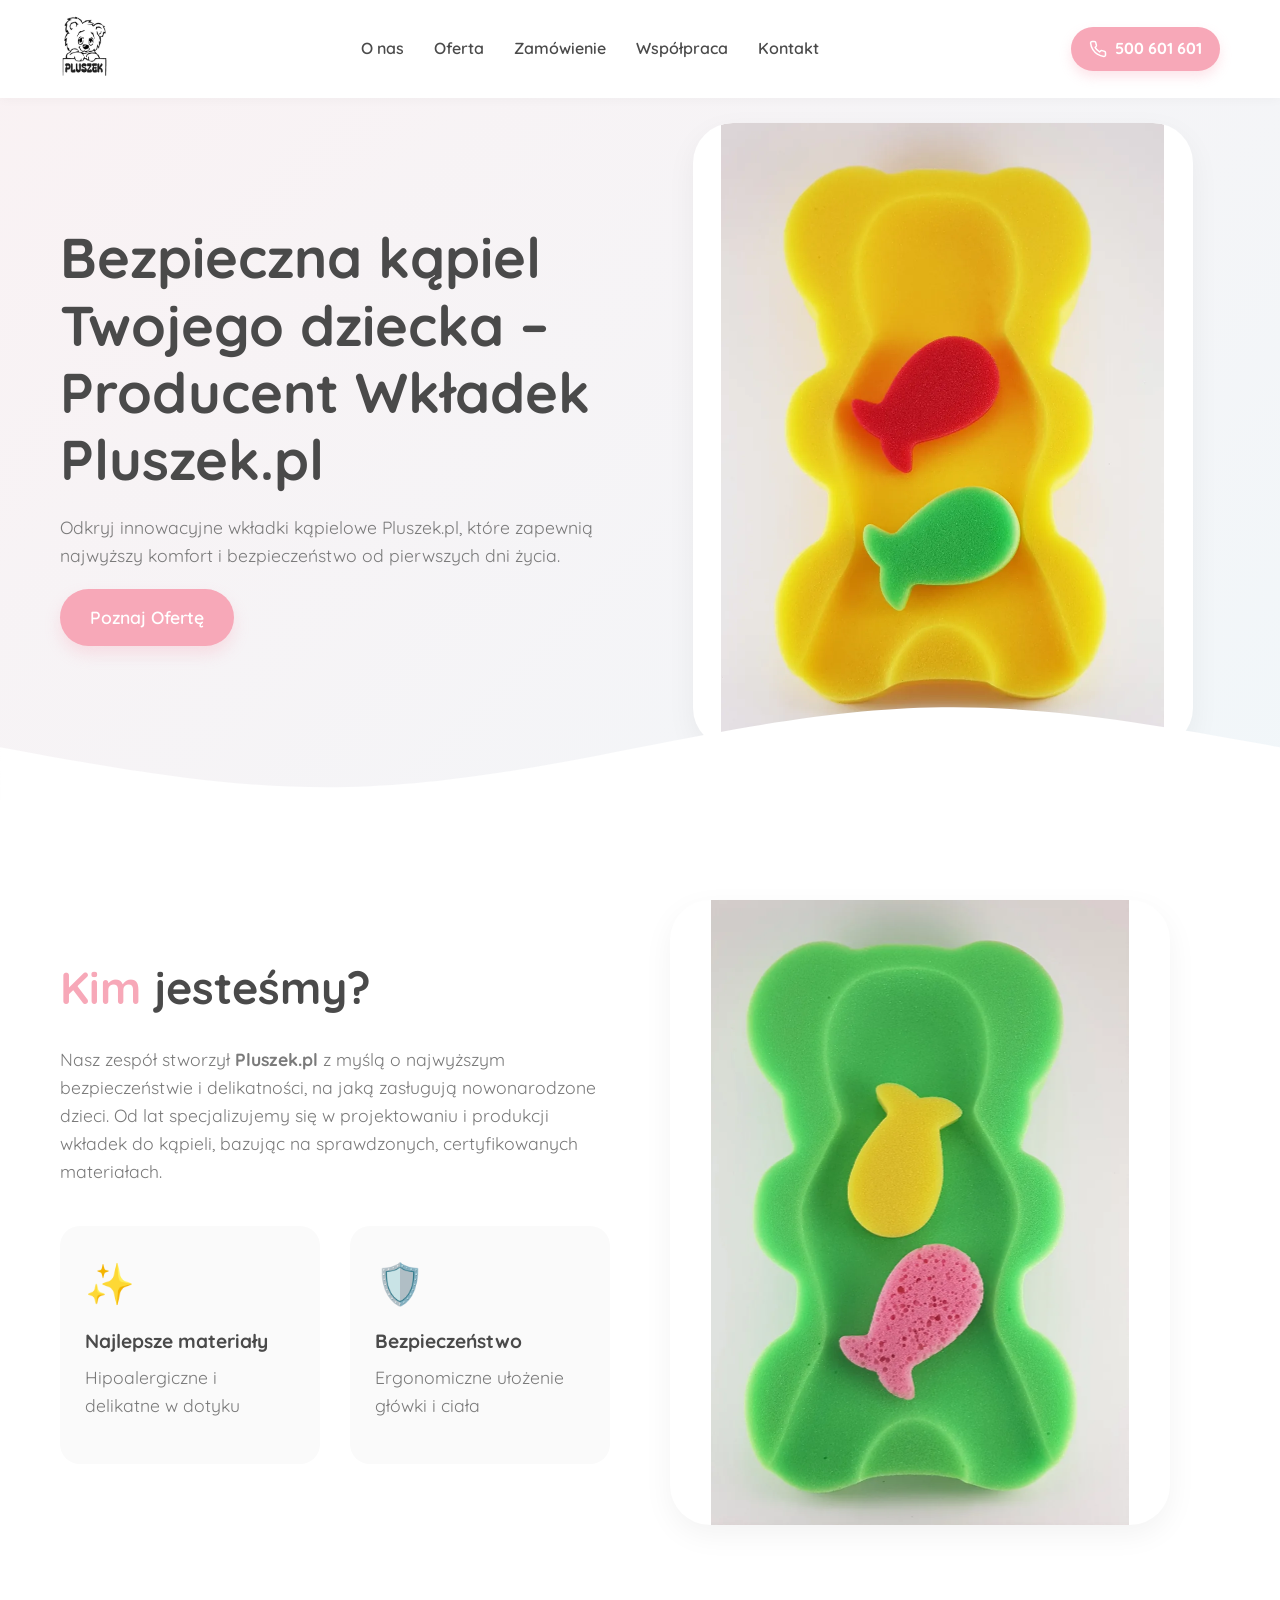
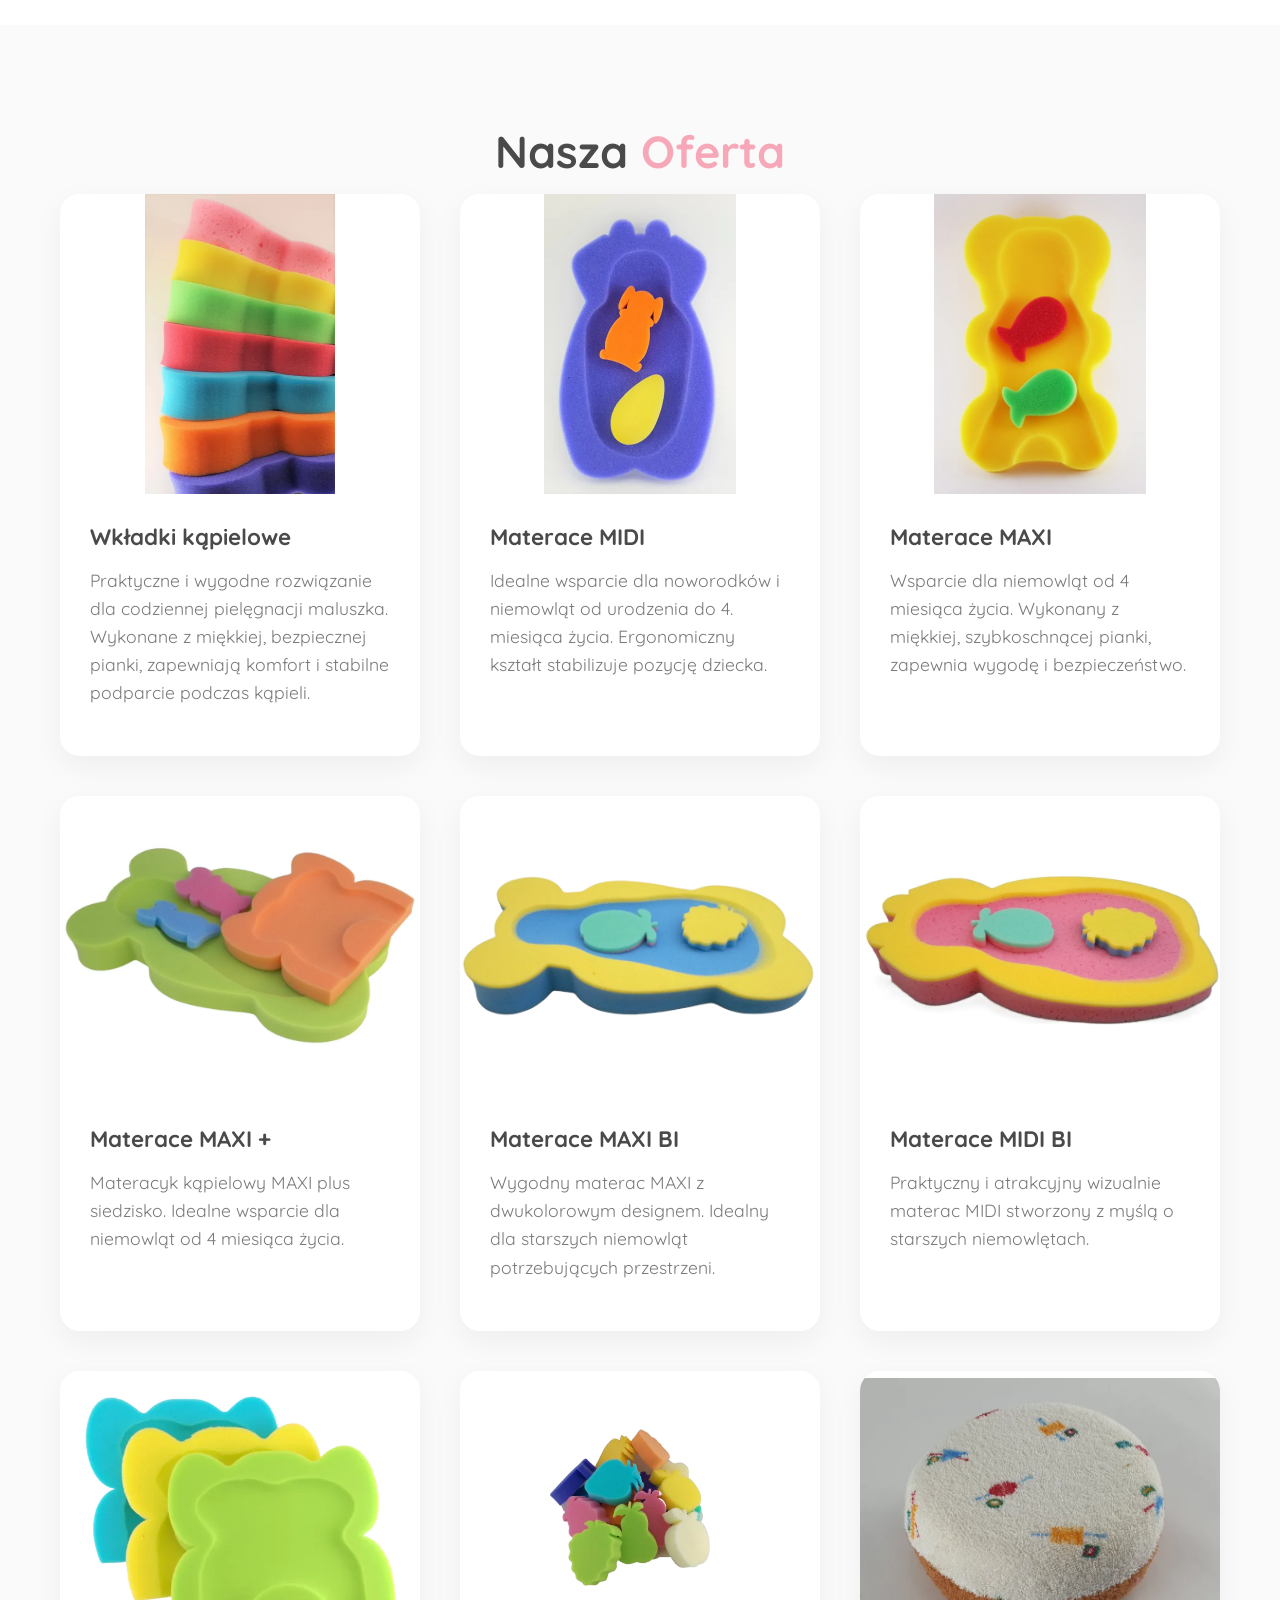
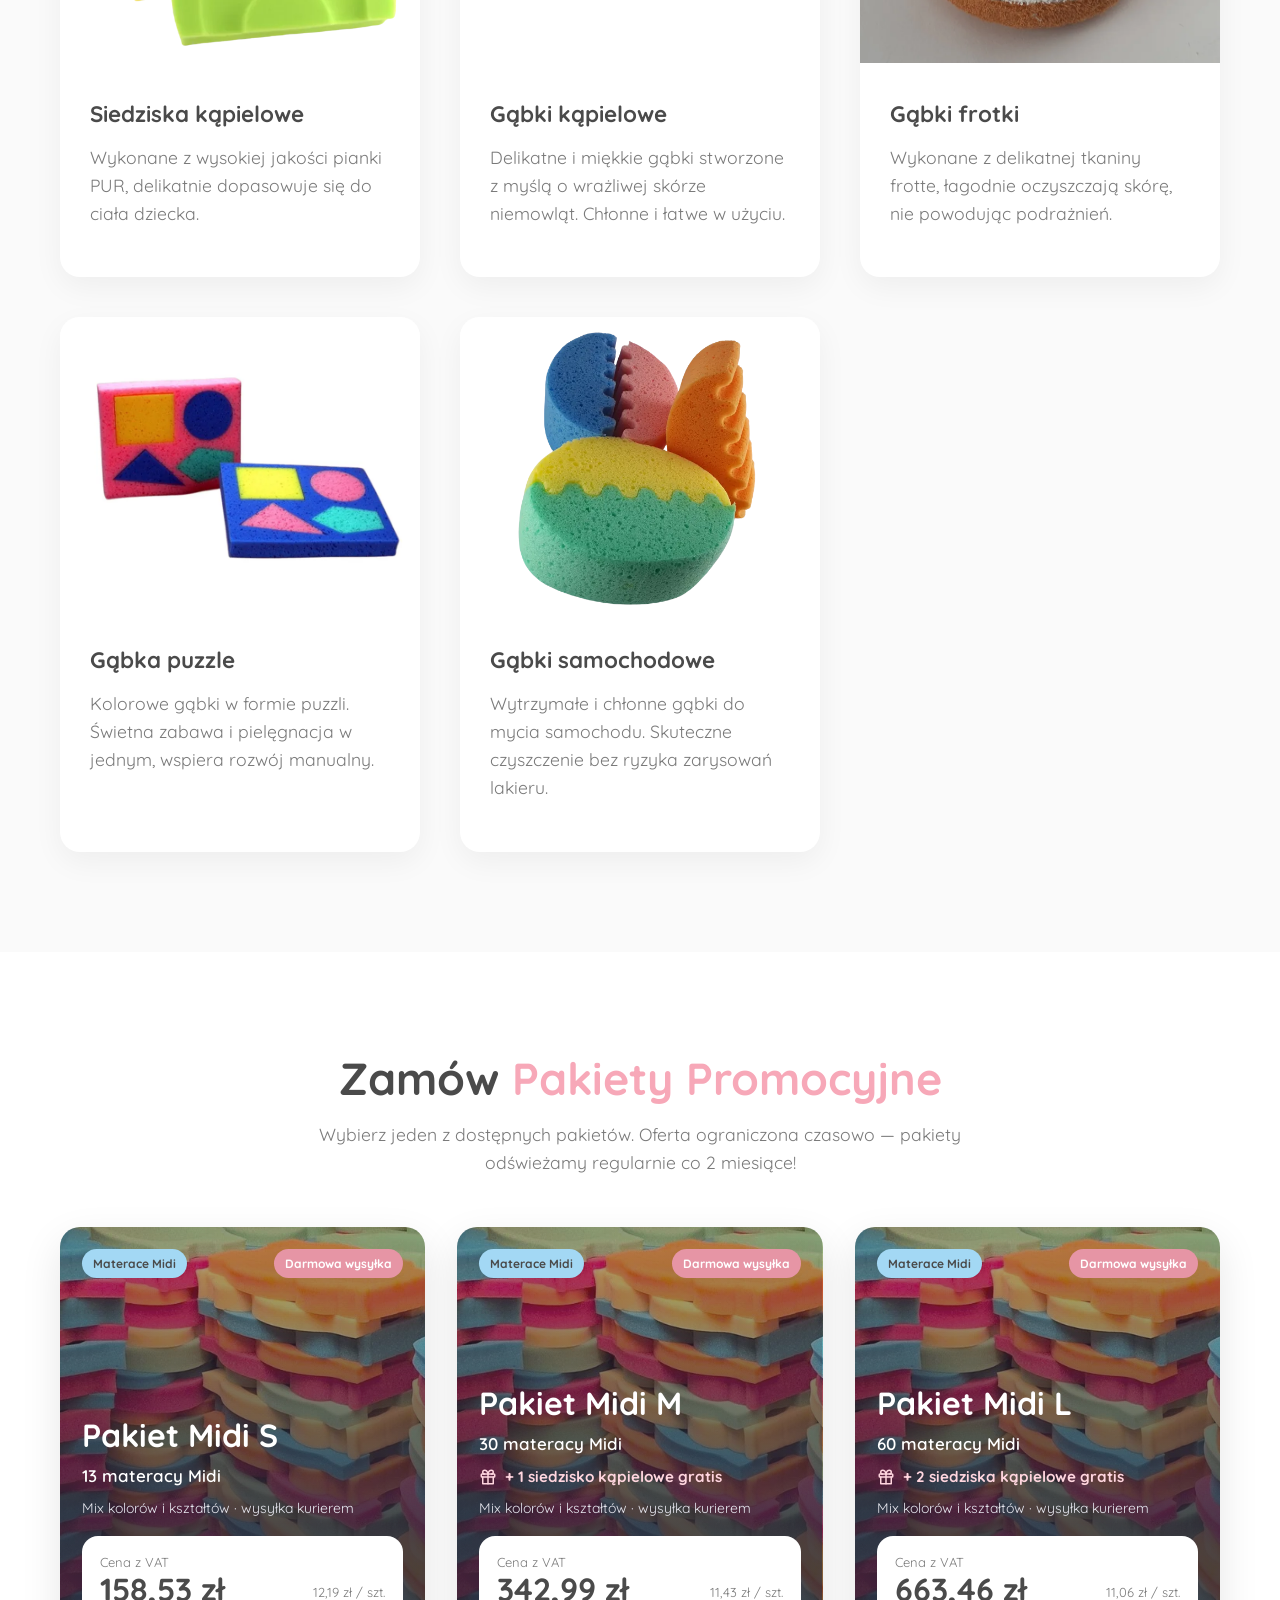
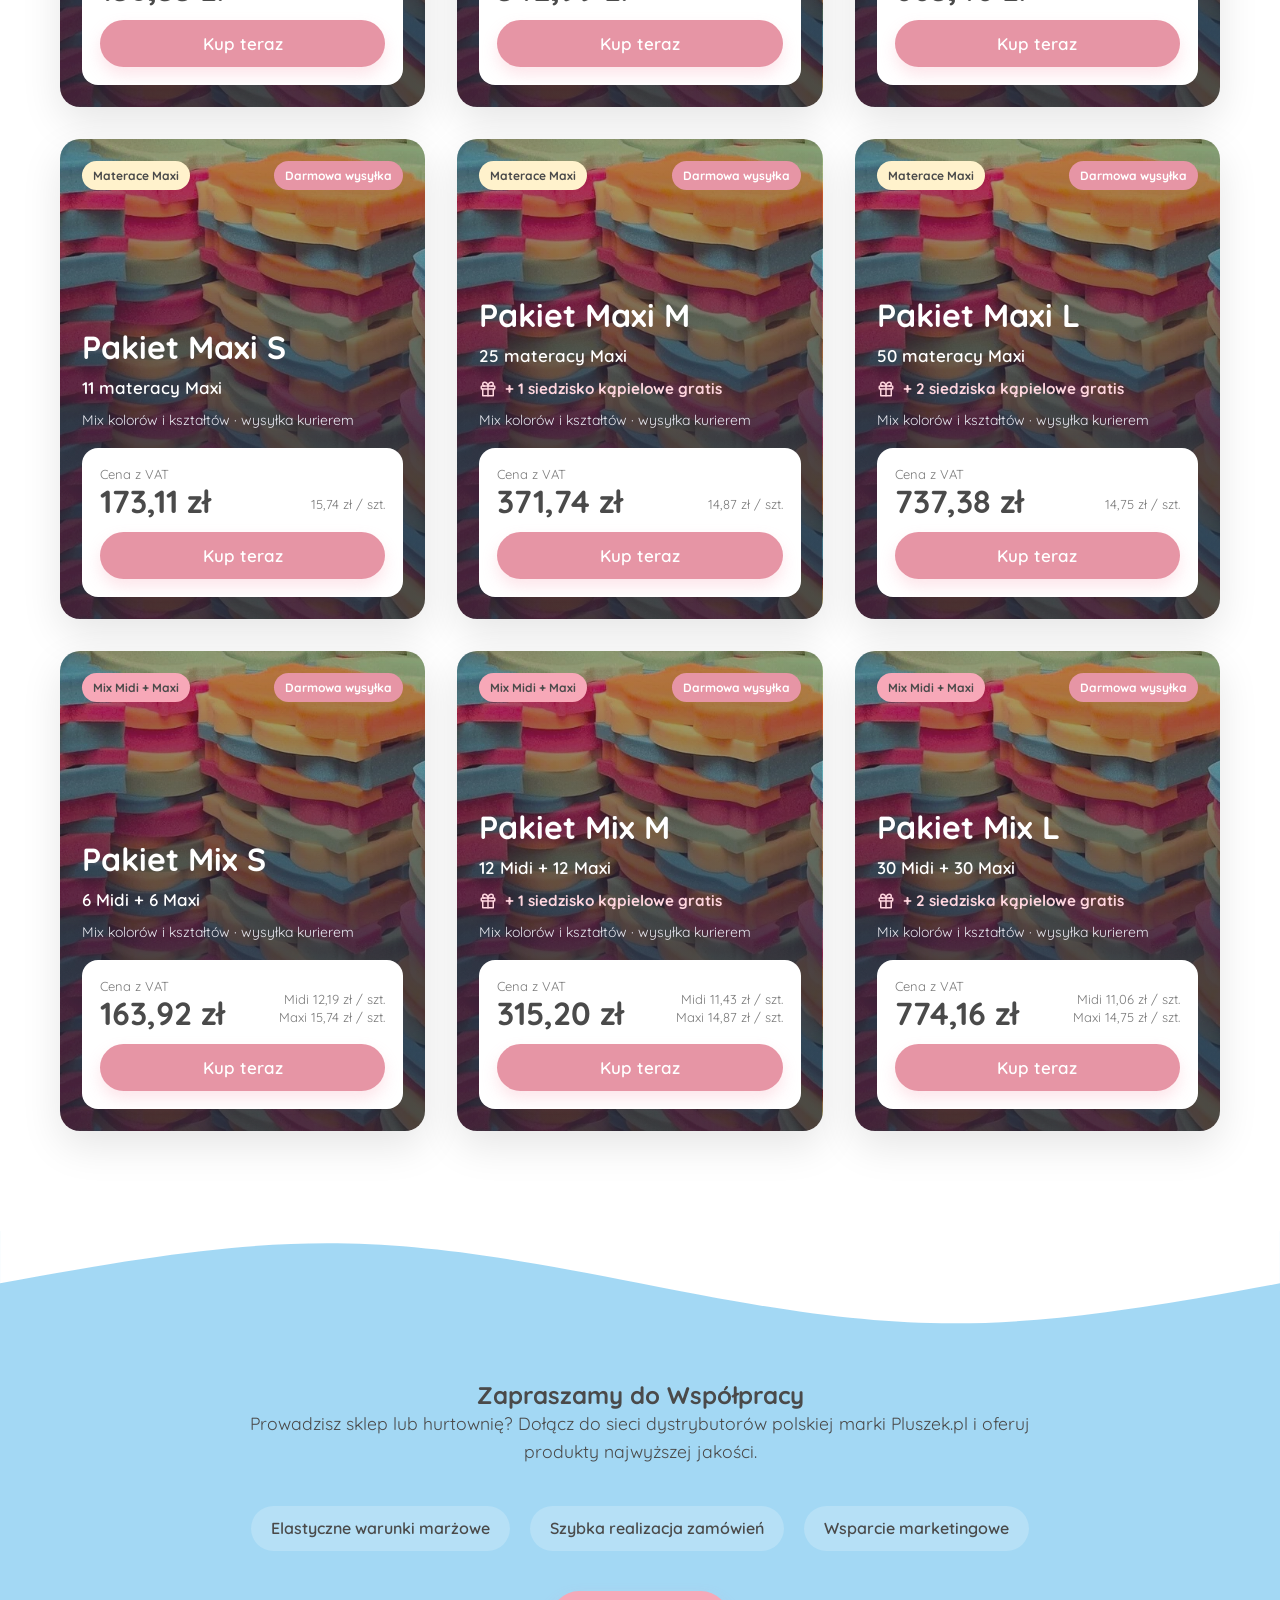
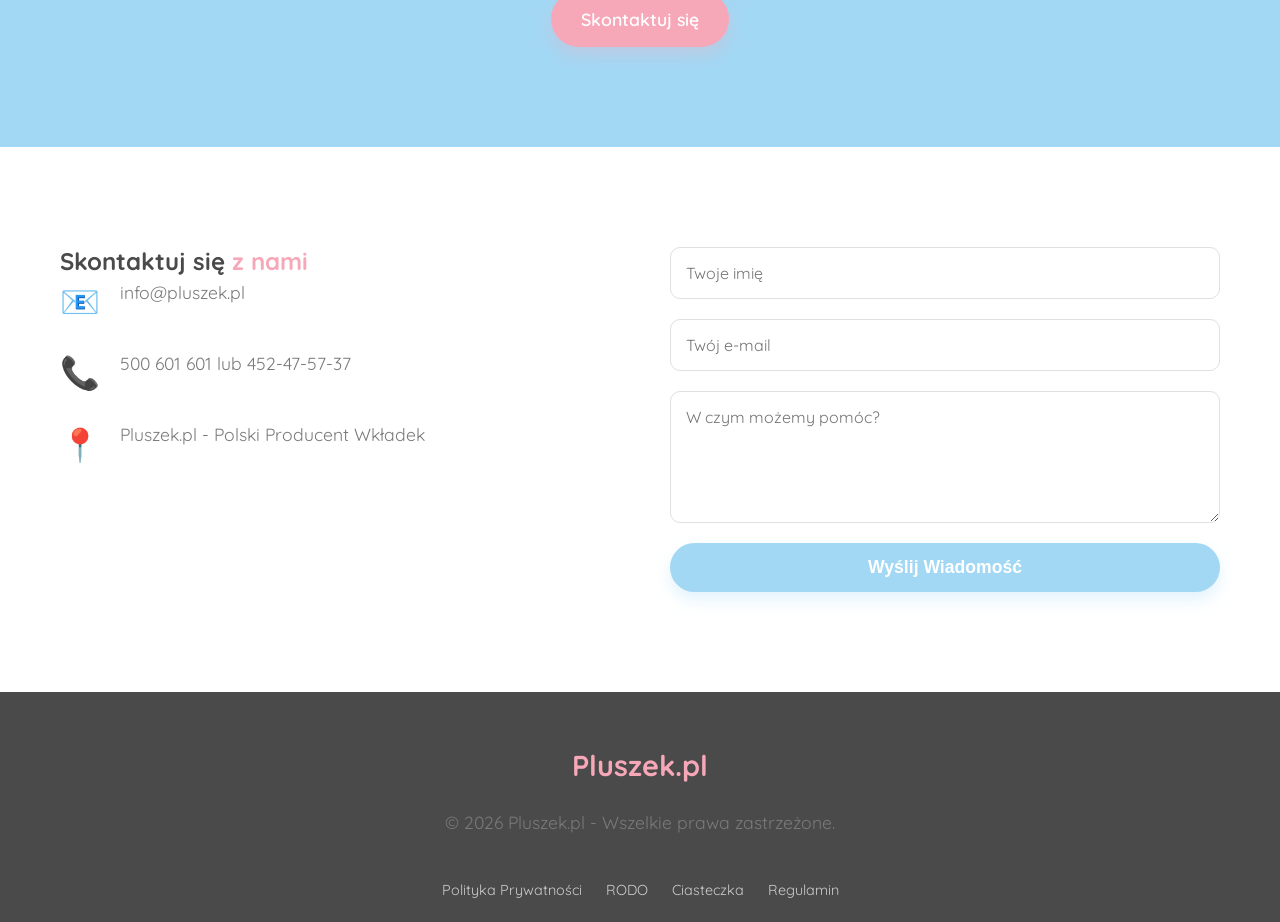
<file: index.html>
<!DOCTYPE html>
<html lang="pl">

<head>
    <meta charset="UTF-8">
    <meta name="viewport" content="width=device-width, initial-scale=1.0">
    <title>Pluszek.pl - Producent Wkładek do Wanienki dla Niemowląt | Bezpieczna Kąpiel</title>
    <meta name="description"
        content="Pluszek.pl to zaufany polski producent bezpiecznych, delikatnych wkładek do kąpieli dla niemowląt. Odkryj naszą pełną ofertę, pakiety promocyjne i ofertę B2B.">

    <link rel="preconnect" href="https://fonts.googleapis.com">
    <link rel="preconnect" href="https://fonts.gstatic.com" crossorigin>
    <link href="https://fonts.googleapis.com/css2?family=Quicksand:wght@300;400;500;600;700&display=swap"
        rel="stylesheet">

    <link rel="stylesheet" href="style.css">

    <script type="application/ld+json">
    {
      "@context": "https://schema.org",
      "@type": "Organization",
      "name": "Pluszek.pl",
      "url": "https://pluszek.pl",
      "logo": "https://pluszek.pl/image/logo.jpg",
      "description": "Polski producent bezpiecznych wkładek do kąpieli dla niemowląt.",
      "contactPoint": [
        {
          "@type": "ContactPoint",
          "telephone": "+48-452-475-737",
          "contactType": "customer service"
        },
        {
          "@type": "ContactPoint",
          "telephone": "+48-500-601-601",
          "contactType": "sales"
        }
      ]
    }
    </script>
</head>

<body>

    <nav id="navbar">
        <div class="container nav-container">
            <div class="logo">
                <a href="#hero">
                    <img src="image/logo.webp" alt="Pluszek.pl - Producent wkładek do wanienki" class="nav-logo" width="149" height="182">
                </a>
            </div>
            <ul class="nav-links">
                <li><a href="#about">O nas</a></li>
                <li><a href="#offer">Oferta</a></li>
                <li><a href="#order">Zamówienie</a></li>
                <li><a href="#collaboration">Współpraca</a></li>
                <li><a href="#contact">Kontakt</a></li>
            </ul>
            <a href="tel:+48500601601" class="nav-phone" aria-label="Zadzwoń: 500 601 601">
                <svg width="18" height="18" viewBox="0 0 24 24" fill="none" stroke="currentColor" stroke-width="2" stroke-linecap="round" stroke-linejoin="round" aria-hidden="true"><path d="M22 16.92v3a2 2 0 0 1-2.18 2 19.8 19.8 0 0 1-8.63-3.07 19.5 19.5 0 0 1-6-6 19.8 19.8 0 0 1-3.07-8.67A2 2 0 0 1 4.11 2h3a2 2 0 0 1 2 1.72c.13.96.36 1.9.7 2.81a2 2 0 0 1-.45 2.11L8.09 9.91a16 16 0 0 0 6 6l1.27-1.27a2 2 0 0 1 2.11-.45c.9.34 1.85.57 2.81.7A2 2 0 0 1 22 16.92z"/></svg>
                <span>500 601 601</span>
            </a>
            <div class="hamburger" aria-label="Otwórz menu">
                <div class="line1"></div>
                <div class="line2"></div>
                <div class="line3"></div>
            </div>
        </div>
    </nav>

    <header id="hero">
        <div class="container hero-container">
            <div class="hero-content">
                <h1>Bezpieczna kąpiel Twojego dziecka – <span>Producent Wkładek Pluszek.pl</span></h1>
                <p>Odkryj innowacyjne wkładki kąpielowe Pluszek.pl, które zapewnią najwyższy komfort i bezpieczeństwo od pierwszych dni życia.</p>
                <a href="#offer" class="btn btn-primary">Poznaj Ofertę</a>
            </div>
            <div class="hero-image">
                <div class="image-wrapper">
                    <img src="image/20191213_165851.webp" alt="Niemowlę w kąpieli na bezpiecznej wkładce Pluszek" width="886" height="1250" fetchpriority="high">
                </div>
            </div>
        </div>
        <div class="wave-bottom">
            <svg viewBox="0 0 1440 120" xmlns="http://www.w3.org/2000/svg">
                <path d="M0 60 C 320 120 420 120 720 60 C 1020 0 1120 0 1440 60 L 1440 120 L 0 120 Z" fill="#ffffff" />
            </svg>
        </div>
    </header>

    <section id="about">
        <div class="container about-container">
            <div class="about-text">
                <h2><span>Kim</span> jesteśmy?</h2>
                <p>Nasz zespół stworzył <strong>Pluszek.pl</strong> z myślą o najwyższym bezpieczeństwie i delikatności, na jaką zasługują nowonarodzone dzieci. Od lat specjalizujemy się w projektowaniu i produkcji wkładek do kąpieli, bazując na sprawdzonych, certyfikowanych materiałach.</p>
                <div class="features">
                    <div class="feature">
                        <div class="icon">✨</div>
                        <h3>Najlepsze materiały</h3>
                        <p>Hipoalergiczne i delikatne w dotyku</p>
                    </div>
                    <div class="feature">
                        <div class="icon">🛡️</div>
                        <h3>Bezpieczeństwo</h3>
                        <p>Ergonomiczne ułożenie główki i ciała</p>
                    </div>
                </div>
            </div>
            <div class="about-image">
                <div class="image-wrapper">
                    <img src="image/20191213_170916.webp" alt="Materiały wkładek Pluszek - atestowana pianka" width="837" height="1250" loading="lazy" decoding="async">
                </div>
            </div>
        </div>
    </section>

    <section id="offer">
        <div class="container">
            <h2 class="section-title">Nasza <span>Oferta</span></h2>
            <div class="offer-grid">
                <div class="offer-card">
                    <div class="card-img"><img src="image/wkladkikapiel.webp" alt="Wkładki kąpielowe" width="381" height="600" loading="lazy" decoding="async"></div>
                    <div class="card-content">
                        <h3>Wkładki kąpielowe</h3>
                        <p>Praktyczne i wygodne rozwiązanie dla codziennej pielęgnacji maluszka. Wykonane z miękkiej, bezpiecznej pianki, zapewniają komfort i stabilne podparcie podczas kąpieli.</p>
                    </div>
                </div>
                <div class="offer-card">
                    <div class="card-img"><img src="image/midi.webp" alt="Materace MIDI" width="384" height="600" loading="lazy" decoding="async"></div>
                    <div class="card-content">
                        <h3>Materace MIDI</h3>
                        <p>Idealne wsparcie dla noworodków i niemowląt od urodzenia do 4. miesiąca życia. Ergonomiczny kształt stabilizuje pozycję dziecka.</p>
                    </div>
                </div>
                <div class="offer-card">
                    <div class="card-img"><img src="image/20191213_165851.webp" alt="Materace MAXI" width="886" height="1250" loading="lazy" decoding="async"></div>
                    <div class="card-content">
                        <h3>Materace MAXI</h3>
                        <p>Wsparcie dla niemowląt od 4 miesiąca życia. Wykonany z miękkiej, szybkoschnącej pianki, zapewnia wygodę i bezpieczeństwo.</p>
                    </div>
                </div>
                <div class="offer-card">
                    <div class="card-img"><img src="image/maxiplus.webp" alt="Materace MAXI +" width="900" height="512" loading="lazy" decoding="async"></div>
                    <div class="card-content">
                        <h3>Materace MAXI +</h3>
                        <p>Materacyk kąpielowy MAXI plus siedzisko. Idealne wsparcie dla niemowląt od 4 miesiąca życia.</p>
                    </div>
                </div>
                <div class="offer-card">
                    <div class="card-img"><img src="image/maxibi.webp" alt="Materace MAXI BI" width="791" height="315" loading="lazy" decoding="async"></div>
                    <div class="card-content">
                        <h3>Materace MAXI BI</h3>
                        <p>Wygodny materac MAXI z dwukolorowym designem. Idealny dla starszych niemowląt potrzebujących przestrzeni.</p>
                    </div>
                </div>
                <div class="offer-card">
                    <div class="card-img"><img src="image/midibi.webp" alt="Materace MIDI BI" width="900" height="391" loading="lazy" decoding="async"></div>
                    <div class="card-content">
                        <h3>Materace MIDI BI</h3>
                        <p>Praktyczny i atrakcyjny wizualnie materac MIDI stworzony z myślą o starszych niemowlętach.</p>
                    </div>
                </div>
                <div class="offer-card">
                    <div class="card-img"><img src="image/siedzisko.webp" alt="Siedziska kąpielowe" width="566" height="441" loading="lazy" decoding="async"></div>
                    <div class="card-content">
                        <h3>Siedziska kąpielowe</h3>
                        <p>Wykonane z wysokiej jakości pianki PUR, delikatnie dopasowuje się do ciała dziecka.</p>
                    </div>
                </div>
                <div class="offer-card">
                    <div class="card-img"><img src="image/kapielowe.webp" alt="Gąbki kąpielowe" width="665" height="376" loading="lazy" decoding="async"></div>
                    <div class="card-content">
                        <h3>Gąbki kąpielowe</h3>
                        <p>Delikatne i miękkie gąbki stworzone z myślą o wrażliwej skórze niemowląt. Chłonne i łatwe w użyciu.</p>
                    </div>
                </div>
                <div class="offer-card">
                    <div class="card-img"><img src="image/frotki.webp" alt="Gąbki frotki" width="759" height="600" loading="lazy" decoding="async"></div>
                    <div class="card-content">
                        <h3>Gąbki frotki</h3>
                        <p>Wykonane z delikatnej tkaniny frotte, łagodnie oczyszczają skórę, nie powodując podrażnień.</p>
                    </div>
                </div>
                <div class="offer-card">
                    <div class="card-img"><img src="image/puzle.webp" alt="Gąbka puzzle" width="800" height="600" loading="lazy" decoding="async"></div>
                    <div class="card-content">
                        <h3>Gąbka puzzle</h3>
                        <p>Kolorowe gąbki w formie puzzli. Świetna zabawa i pielęgnacja w jednym, wspiera rozwój manualny.</p>
                    </div>
                </div>
                <div class="offer-card">
                    <div class="card-img"><img src="image/sam.webp" alt="Gąbki samochodowe" width="457" height="545" loading="lazy" decoding="async"></div>
                    <div class="card-content">
                        <h3>Gąbki samochodowe</h3>
                        <p>Wytrzymałe i chłonne gąbki do mycia samochodu. Skuteczne czyszczenie bez ryzyka zarysowań lakieru.</p>
                    </div>
                </div>
            </div>
        </div>
    </section>

    <section id="order">
        <div class="container">
            <h2 class="section-title">Zamów <span>Pakiety Promocyjne</span></h2>
            <p class="section-subtitle">Wybierz jeden z dostępnych pakietów. Oferta ograniczona czasowo — pakiety odświeżamy regularnie co 2 miesiące!</p>

            <div class="promo-grid">
                <article class="promo-card promo-card--midi">
                    <div class="promo-card__top">
                        <span class="promo-chip">Materace Midi</span>
                        <span class="promo-badge">Darmowa wysyłka</span>
                    </div>
                    <div class="promo-card__body">
                        <h3>Pakiet Midi S</h3>
                        <p class="promo-qty">13 materacy Midi</p>
                        <p class="promo-meta">Mix kolorów i kształtów · wysyłka kurierem</p>
                    </div>
                    <div class="promo-panel">
                        <div class="promo-price-row">
                            <div class="promo-price">
                                <span class="promo-price__label">Cena z VAT</span>
                                <span class="price">158,53 zł</span>
                            </div>
                            <span class="promo-unit">12,19 zł / szt.</span>
                        </div>
                        <button class="btn kup-btn open-modal-btn" data-package="Pakiet Midi S">Kup teraz</button>
                    </div>
                </article>
                <article class="promo-card promo-card--midi">
                    <div class="promo-card__top">
                        <span class="promo-chip">Materace Midi</span>
                        <span class="promo-badge">Darmowa wysyłka</span>
                    </div>
                    <div class="promo-card__body">
                        <h3>Pakiet Midi M</h3>
                        <p class="promo-qty">30 materacy Midi</p>
                        <p class="promo-gift"><svg width="18" height="18" viewBox="0 0 24 24" fill="none" stroke="currentColor" stroke-width="2" stroke-linecap="round" stroke-linejoin="round" aria-hidden="true"><rect x="3" y="8" width="18" height="4" rx="1"/><path d="M12 8v13"/><path d="M19 12v9H5v-9"/><path d="M7.5 8a2.5 2.5 0 0 1 0-5C11 3 12 8 12 8s1-5 4.5-5a2.5 2.5 0 0 1 0 5"/></svg>+ 1 siedzisko kąpielowe gratis</p>
                        <p class="promo-meta">Mix kolorów i kształtów · wysyłka kurierem</p>
                    </div>
                    <div class="promo-panel">
                        <div class="promo-price-row">
                            <div class="promo-price">
                                <span class="promo-price__label">Cena z VAT</span>
                                <span class="price">342,99 zł</span>
                            </div>
                            <span class="promo-unit">11,43 zł / szt.</span>
                        </div>
                        <button class="btn kup-btn open-modal-btn" data-package="Pakiet Midi M">Kup teraz</button>
                    </div>
                </article>
                <article class="promo-card promo-card--midi">
                    <div class="promo-card__top">
                        <span class="promo-chip">Materace Midi</span>
                        <span class="promo-badge">Darmowa wysyłka</span>
                    </div>
                    <div class="promo-card__body">
                        <h3>Pakiet Midi L</h3>
                        <p class="promo-qty">60 materacy Midi</p>
                        <p class="promo-gift"><svg width="18" height="18" viewBox="0 0 24 24" fill="none" stroke="currentColor" stroke-width="2" stroke-linecap="round" stroke-linejoin="round" aria-hidden="true"><rect x="3" y="8" width="18" height="4" rx="1"/><path d="M12 8v13"/><path d="M19 12v9H5v-9"/><path d="M7.5 8a2.5 2.5 0 0 1 0-5C11 3 12 8 12 8s1-5 4.5-5a2.5 2.5 0 0 1 0 5"/></svg>+ 2 siedziska kąpielowe gratis</p>
                        <p class="promo-meta">Mix kolorów i kształtów · wysyłka kurierem</p>
                    </div>
                    <div class="promo-panel">
                        <div class="promo-price-row">
                            <div class="promo-price">
                                <span class="promo-price__label">Cena z VAT</span>
                                <span class="price">663,46 zł</span>
                            </div>
                            <span class="promo-unit">11,06 zł / szt.</span>
                        </div>
                        <button class="btn kup-btn open-modal-btn" data-package="Pakiet Midi L">Kup teraz</button>
                    </div>
                </article>
                <article class="promo-card promo-card--maxi">
                    <div class="promo-card__top">
                        <span class="promo-chip">Materace Maxi</span>
                        <span class="promo-badge">Darmowa wysyłka</span>
                    </div>
                    <div class="promo-card__body">
                        <h3>Pakiet Maxi S</h3>
                        <p class="promo-qty">11 materacy Maxi</p>
                        <p class="promo-meta">Mix kolorów i kształtów · wysyłka kurierem</p>
                    </div>
                    <div class="promo-panel">
                        <div class="promo-price-row">
                            <div class="promo-price">
                                <span class="promo-price__label">Cena z VAT</span>
                                <span class="price">173,11 zł</span>
                            </div>
                            <span class="promo-unit">15,74 zł / szt.</span>
                        </div>
                        <button class="btn kup-btn open-modal-btn" data-package="Pakiet Maxi S">Kup teraz</button>
                    </div>
                </article>
                <article class="promo-card promo-card--maxi">
                    <div class="promo-card__top">
                        <span class="promo-chip">Materace Maxi</span>
                        <span class="promo-badge">Darmowa wysyłka</span>
                    </div>
                    <div class="promo-card__body">
                        <h3>Pakiet Maxi M</h3>
                        <p class="promo-qty">25 materacy Maxi</p>
                        <p class="promo-gift"><svg width="18" height="18" viewBox="0 0 24 24" fill="none" stroke="currentColor" stroke-width="2" stroke-linecap="round" stroke-linejoin="round" aria-hidden="true"><rect x="3" y="8" width="18" height="4" rx="1"/><path d="M12 8v13"/><path d="M19 12v9H5v-9"/><path d="M7.5 8a2.5 2.5 0 0 1 0-5C11 3 12 8 12 8s1-5 4.5-5a2.5 2.5 0 0 1 0 5"/></svg>+ 1 siedzisko kąpielowe gratis</p>
                        <p class="promo-meta">Mix kolorów i kształtów · wysyłka kurierem</p>
                    </div>
                    <div class="promo-panel">
                        <div class="promo-price-row">
                            <div class="promo-price">
                                <span class="promo-price__label">Cena z VAT</span>
                                <span class="price">371,74 zł</span>
                            </div>
                            <span class="promo-unit">14,87 zł / szt.</span>
                        </div>
                        <button class="btn kup-btn open-modal-btn" data-package="Pakiet Maxi M">Kup teraz</button>
                    </div>
                </article>
                <article class="promo-card promo-card--maxi">
                    <div class="promo-card__top">
                        <span class="promo-chip">Materace Maxi</span>
                        <span class="promo-badge">Darmowa wysyłka</span>
                    </div>
                    <div class="promo-card__body">
                        <h3>Pakiet Maxi L</h3>
                        <p class="promo-qty">50 materacy Maxi</p>
                        <p class="promo-gift"><svg width="18" height="18" viewBox="0 0 24 24" fill="none" stroke="currentColor" stroke-width="2" stroke-linecap="round" stroke-linejoin="round" aria-hidden="true"><rect x="3" y="8" width="18" height="4" rx="1"/><path d="M12 8v13"/><path d="M19 12v9H5v-9"/><path d="M7.5 8a2.5 2.5 0 0 1 0-5C11 3 12 8 12 8s1-5 4.5-5a2.5 2.5 0 0 1 0 5"/></svg>+ 2 siedziska kąpielowe gratis</p>
                        <p class="promo-meta">Mix kolorów i kształtów · wysyłka kurierem</p>
                    </div>
                    <div class="promo-panel">
                        <div class="promo-price-row">
                            <div class="promo-price">
                                <span class="promo-price__label">Cena z VAT</span>
                                <span class="price">737,38 zł</span>
                            </div>
                            <span class="promo-unit">14,75 zł / szt.</span>
                        </div>
                        <button class="btn kup-btn open-modal-btn" data-package="Pakiet Maxi L">Kup teraz</button>
                    </div>
                </article>
                <article class="promo-card promo-card--mix">
                    <div class="promo-card__top">
                        <span class="promo-chip">Mix Midi + Maxi</span>
                        <span class="promo-badge">Darmowa wysyłka</span>
                    </div>
                    <div class="promo-card__body">
                        <h3>Pakiet Mix S</h3>
                        <p class="promo-qty">6 Midi + 6 Maxi</p>
                        <p class="promo-meta">Mix kolorów i kształtów · wysyłka kurierem</p>
                    </div>
                    <div class="promo-panel">
                        <div class="promo-price-row">
                            <div class="promo-price">
                                <span class="promo-price__label">Cena z VAT</span>
                                <span class="price">163,92 zł</span>
                            </div>
                            <span class="promo-unit promo-unit--mix"><span>Midi 12,19 zł / szt.</span><span>Maxi 15,74 zł / szt.</span></span>
                        </div>
                        <button class="btn kup-btn open-modal-btn" data-package="Pakiet Mix S">Kup teraz</button>
                    </div>
                </article>
                <article class="promo-card promo-card--mix">
                    <div class="promo-card__top">
                        <span class="promo-chip">Mix Midi + Maxi</span>
                        <span class="promo-badge">Darmowa wysyłka</span>
                    </div>
                    <div class="promo-card__body">
                        <h3>Pakiet Mix M</h3>
                        <p class="promo-qty">12 Midi + 12 Maxi</p>
                        <p class="promo-gift"><svg width="18" height="18" viewBox="0 0 24 24" fill="none" stroke="currentColor" stroke-width="2" stroke-linecap="round" stroke-linejoin="round" aria-hidden="true"><rect x="3" y="8" width="18" height="4" rx="1"/><path d="M12 8v13"/><path d="M19 12v9H5v-9"/><path d="M7.5 8a2.5 2.5 0 0 1 0-5C11 3 12 8 12 8s1-5 4.5-5a2.5 2.5 0 0 1 0 5"/></svg>+ 1 siedzisko kąpielowe gratis</p>
                        <p class="promo-meta">Mix kolorów i kształtów · wysyłka kurierem</p>
                    </div>
                    <div class="promo-panel">
                        <div class="promo-price-row">
                            <div class="promo-price">
                                <span class="promo-price__label">Cena z VAT</span>
                                <span class="price">315,20 zł</span>
                            </div>
                            <span class="promo-unit promo-unit--mix"><span>Midi 11,43 zł / szt.</span><span>Maxi 14,87 zł / szt.</span></span>
                        </div>
                        <button class="btn kup-btn open-modal-btn" data-package="Pakiet Mix M">Kup teraz</button>
                    </div>
                </article>
                <article class="promo-card promo-card--mix">
                    <div class="promo-card__top">
                        <span class="promo-chip">Mix Midi + Maxi</span>
                        <span class="promo-badge">Darmowa wysyłka</span>
                    </div>
                    <div class="promo-card__body">
                        <h3>Pakiet Mix L</h3>
                        <p class="promo-qty">30 Midi + 30 Maxi</p>
                        <p class="promo-gift"><svg width="18" height="18" viewBox="0 0 24 24" fill="none" stroke="currentColor" stroke-width="2" stroke-linecap="round" stroke-linejoin="round" aria-hidden="true"><rect x="3" y="8" width="18" height="4" rx="1"/><path d="M12 8v13"/><path d="M19 12v9H5v-9"/><path d="M7.5 8a2.5 2.5 0 0 1 0-5C11 3 12 8 12 8s1-5 4.5-5a2.5 2.5 0 0 1 0 5"/></svg>+ 2 siedziska kąpielowe gratis</p>
                        <p class="promo-meta">Mix kolorów i kształtów · wysyłka kurierem</p>
                    </div>
                    <div class="promo-panel">
                        <div class="promo-price-row">
                            <div class="promo-price">
                                <span class="promo-price__label">Cena z VAT</span>
                                <span class="price">774,16 zł</span>
                            </div>
                            <span class="promo-unit promo-unit--mix"><span>Midi 11,06 zł / szt.</span><span>Maxi 14,75 zł / szt.</span></span>
                        </div>
                        <button class="btn kup-btn open-modal-btn" data-package="Pakiet Mix L">Kup teraz</button>
                    </div>
                </article>
            </div>

            <div id="orderModal" class="modal">
                <div class="modal-content order-form-container">
                    <span class="close-btn">&times;</span>
                    <h3>Zamówienie: <span id="selectedPackageName" style="color: var(--secondary-color);"></span></h3>
                    <form id="promoForm" action="https://api.web3forms.com/submit" method="POST">
                        <input type="hidden" name="access_key" value="a47f51e8-e739-44b0-a483-c15c716d20fc">
                        <input type="hidden" name="redirect" value="https://pluszek.pl/dziekujemy.html">
                        <input type="hidden" id="hiddenPackage" name="Wybrany_Pakiet" value="">

                        <div class="form-group">
                            <label for="companyName">Nazwa firmy</label>
                            <input type="text" id="companyName" name="Firma" required placeholder="Wpisz nazwę działalności">
                        </div>
                        <div class="form-group">
                            <label for="vatId">Numer NIP</label>
                            <input type="text" id="vatId" name="NIP" required placeholder="Wpisz numer NIP">
                        </div>
                        <div class="form-group">
                            <label for="email">Adres E-mail</label>
                            <input type="email" id="email" name="Email" required placeholder="twoj@email.pl">
                        </div>
                        <div class="form-group">
                            <label for="address">Adres dostawy</label>
                            <textarea id="address" name="Adres_dostawy" rows="3" required placeholder="Pełny adres dostawy z kodem pocztowym"></textarea>
                        </div>

                        <button type="submit" class="btn btn-secondary">Wyślij Zamówienie</button>
                        <p class="form-note">Twoje zapytanie trafi bezpośrednio na: <strong>info@pluszek.pl</strong></p>
                    </form>
                </div>
            </div>
        </div>
    </section>

    <section id="collaboration">
        <div class="wave-top">
            <svg viewBox="0 0 1440 120" xmlns="http://www.w3.org/2000/svg">
                <path d="M0 60 C 320 0 420 0 720 60 C 1020 120 1120 120 1440 60 L 1440 0 L 0 0 Z" fill="#ffffff" />
            </svg>
        </div>
        <div class="container collab-container">
            <div class="collab-content">
                <h2>Zapraszamy do <span>Współpracy</span></h2>
                <p>Prowadzisz sklep lub hurtownię? Dołącz do sieci dystrybutorów polskiej marki Pluszek.pl i oferuj produkty najwyższej jakości.</p>
                <ul>
                    <li>Elastyczne warunki marżowe</li>
                    <li>Szybka realizacja zamówień</li>
                    <li>Wsparcie marketingowe</li>
                </ul>
                <a href="#contact" class="btn btn-primary">Skontaktuj się</a>
            </div>
        </div>
    </section>

    <section id="contact">
        <div class="container contact-container">
            <div class="contact-info">
                <h2>Skontaktuj się <span>z nami</span></h2>
                <div class="info-item">
                    <span class="info-icon">📧</span>
                    <p><a href="mailto:info@pluszek.pl">info@pluszek.pl</a></p>
                </div>
                <div class="info-item">
                    <span class="info-icon">📞</span>
                    <p><a href="tel:+48500601601">500 601 601</a> lub <a href="tel:+48452475737">452-47-57-37</a></p>
                </div>
                <div class="info-item">
                    <span class="info-icon">📍</span>
                    <p>Pluszek.pl - Polski Producent Wkładek</p>
                </div>
            </div>
            <div class="contact-form">
                <form id="contactForm" action="https://api.web3forms.com/submit" method="POST">
                    <input type="hidden" name="access_key" value="a47f51e8-e739-44b0-a483-c15c716d20fc">
                    <input type="hidden" name="redirect" value="https://pluszek.pl/dziekujemy.html">
                    <input type="text" name="Imie" placeholder="Twoje imię" required>
                    <input type="email" name="Email" placeholder="Twój e-mail" required>
                    <textarea name="Wiadomosc" rows="5" placeholder="W czym możemy pomóc?" required></textarea>
                    <button type="submit" class="btn btn-secondary">Wyślij Wiadomość</button>
                </form>
            </div>
        </div>
    </section>

    <footer>
        <div class="container footer-content">
            <div class="footer-logo">Pluszek.pl</div>
            <p>&copy; 2026 Pluszek.pl - Wszelkie prawa zastrzeżone.</p>
            <div class="footer-links">
                <a href="polityka-prywatnosci.html">Polityka Prywatności</a>
                <a href="rodo.html">RODO</a>
                <a href="polityka-cookies.html">Ciasteczka</a>
                <a href="regulamin.html">Regulamin</a>
            </div>
        </div>
    </footer>

    <script src="script.js"></script>
</body>
</html>
</file>
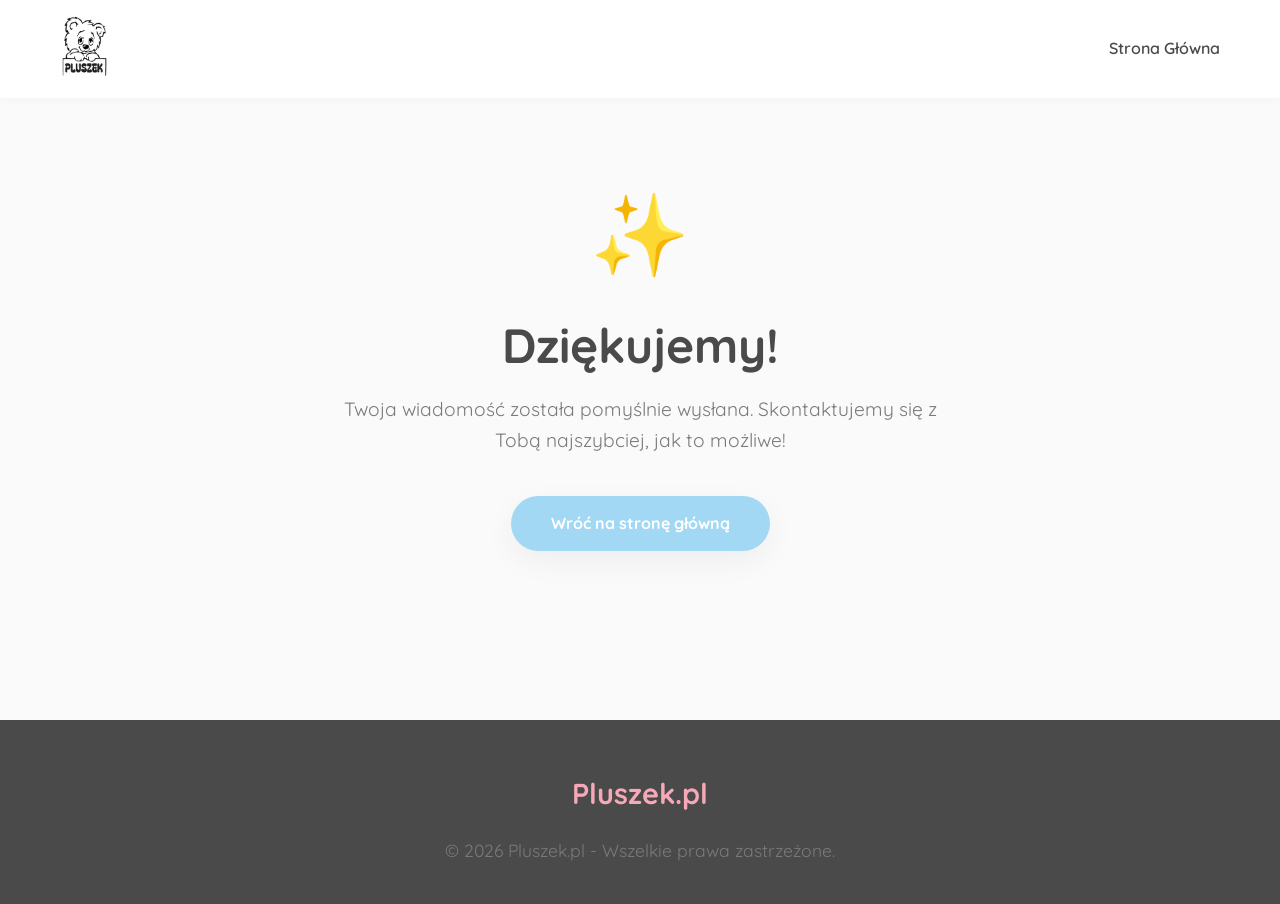
<file: dziekujemy.html>
<!DOCTYPE html>
<html lang="pl">
<head>
    <meta charset="UTF-8">
    <meta name="viewport" content="width=device-width, initial-scale=1.0">
    <title>Dziękujemy za wiadomość! | Pluszek.pl</title>
    
    <!-- Google Fonts: Quicksand -->
    <link rel="preconnect" href="https://fonts.googleapis.com">
    <link rel="preconnect" href="https://fonts.gstatic.com" crossorigin>
    <link href="https://fonts.googleapis.com/css2?family=Quicksand:wght@300;400;500;600;700&display=swap" rel="stylesheet">
    
    <link rel="stylesheet" href="style.css">
    <style>
        .thanks-container {
            display: flex;
            flex-direction: column;
            align-items: center;
            justify-content: center;
            min-height: 80vh;
            text-align: center;
            padding: 120px 20px;
        }

        .success-icon {
            font-size: 5rem;
            color: var(--secondary-color);
            margin-bottom: 20px;
            animation: bounce 2s infinite;
        }

        @keyframes bounce {
            0%, 20%, 50%, 80%, 100% {transform: translateY(0);}
            40% {transform: translateY(-20px);}
            60% {transform: translateY(-10px);}
        }

        .thanks-container h1 {
            font-size: 3rem;
            color: var(--text-dark);
            margin-bottom: 20px;
        }

        .thanks-container p {
            font-size: 1.2rem;
            max-width: 600px;
            margin-bottom: 40px;
        }

        .home-btn {
            background-color: var(--primary-color);
            color: white;
            padding: 15px 40px;
            text-decoration: none;
            border-radius: 50px;
            font-weight: 700;
            transition: var(--transition);
            box-shadow: var(--shadow-soft);
        }

        .home-btn:hover {
            background-color: #8CC4E0;
            transform: translateY(-3px);
            box-shadow: var(--shadow-hover);
        }
    </style>
</head>
<body>

    <!-- Nawigacja -->
    <nav id="navbar">
        <div class="container nav-container">
            <div class="logo">
                <a href="index.html">
                    <img src="image/logo.webp" width="149" height="182" alt="Pluszek Logo" class="nav-logo">
                </a>
            </div>
            <ul class="nav-links">
                <li><a href="index.html">Strona Główna</a></li>
            </ul>
        </div>
    </nav>

    <main class="container">
        <section class="thanks-container">
            <div class="success-icon">✨</div>
            <h1>Dziękujemy!</h1>
            <p>Twoja wiadomość została pomyślnie wysłana. Skontaktujemy się z Tobą najszybciej, jak to możliwe!</p>
            <a href="index.html" class="home-btn">Wróć na stronę główną</a>
        </section>
    </main>

    <!-- Stopka -->
    <footer>
        <div class="container footer-content">
            <div class="footer-logo">Pluszek.pl</div>
            <p>&copy; 2026 Pluszek.pl - Wszelkie prawa zastrzeżone.</p>
        </div>
    </footer>

</body>
</html>
</file>
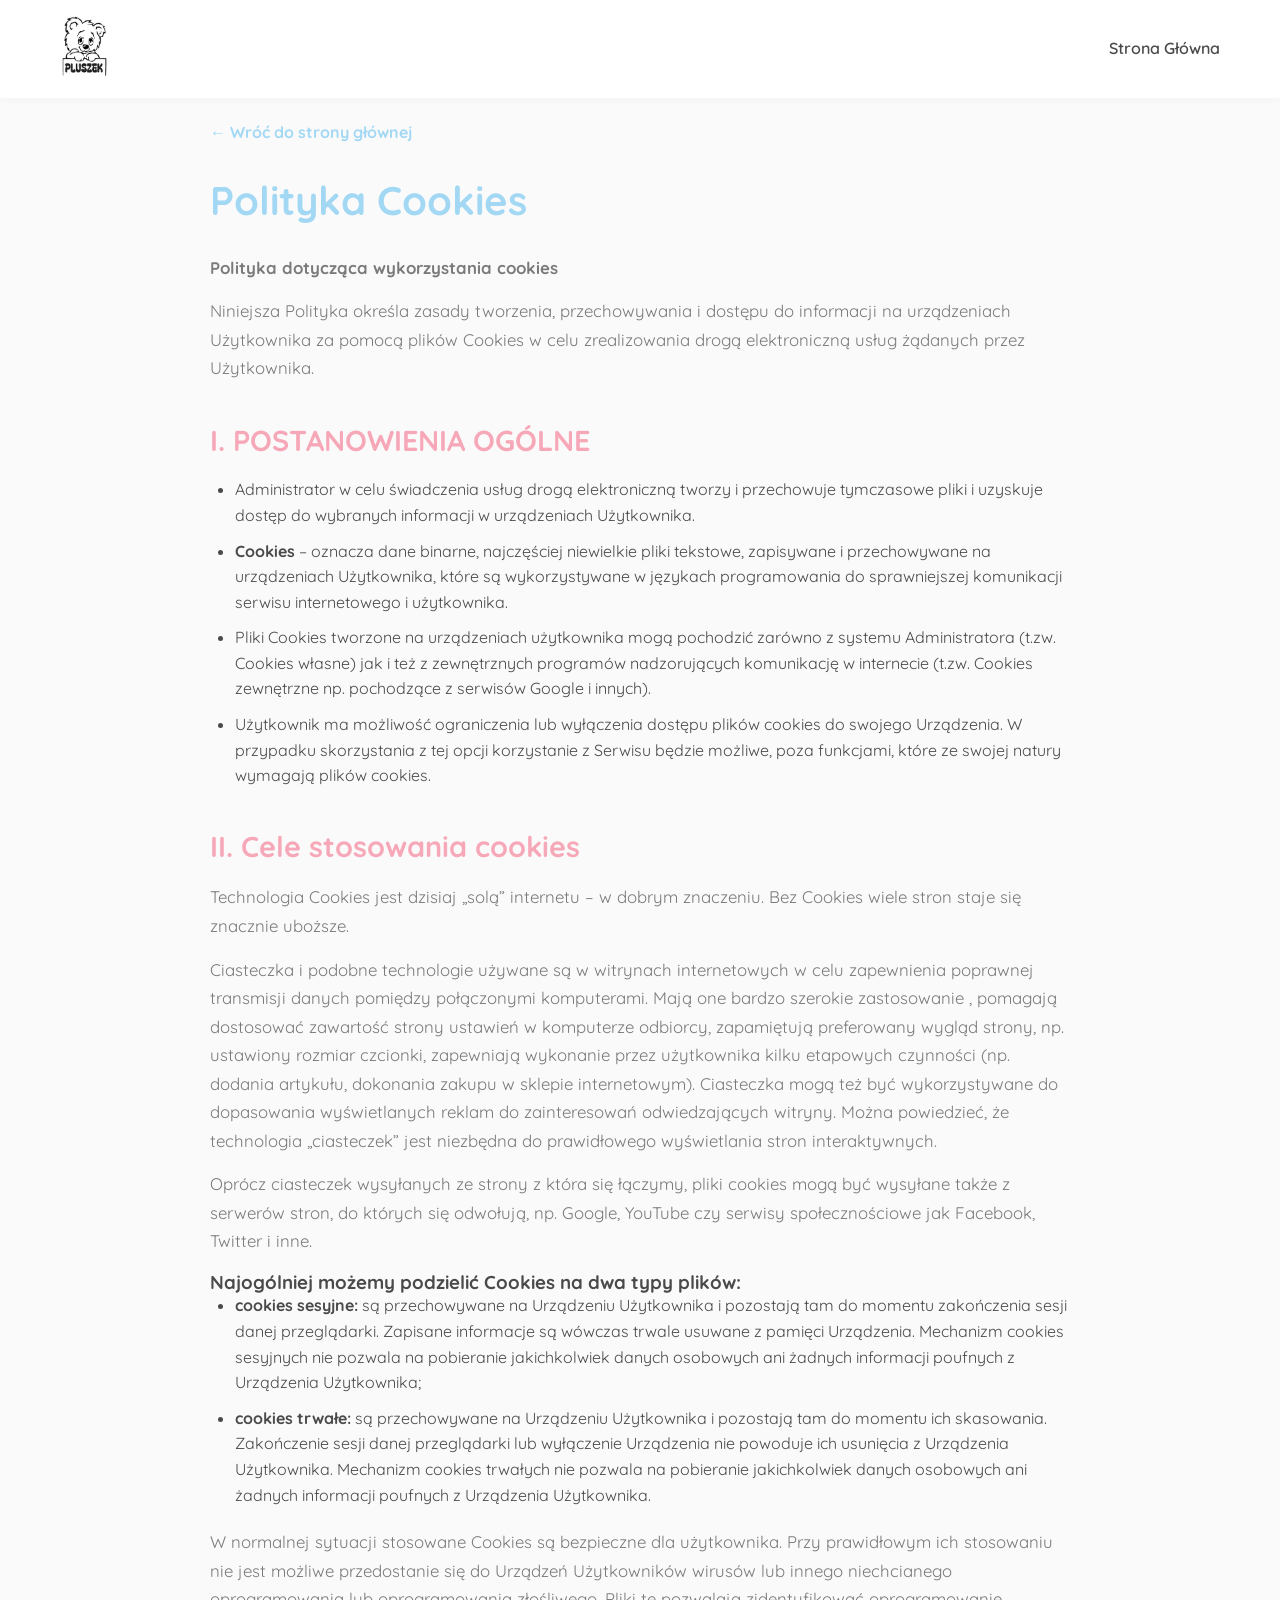
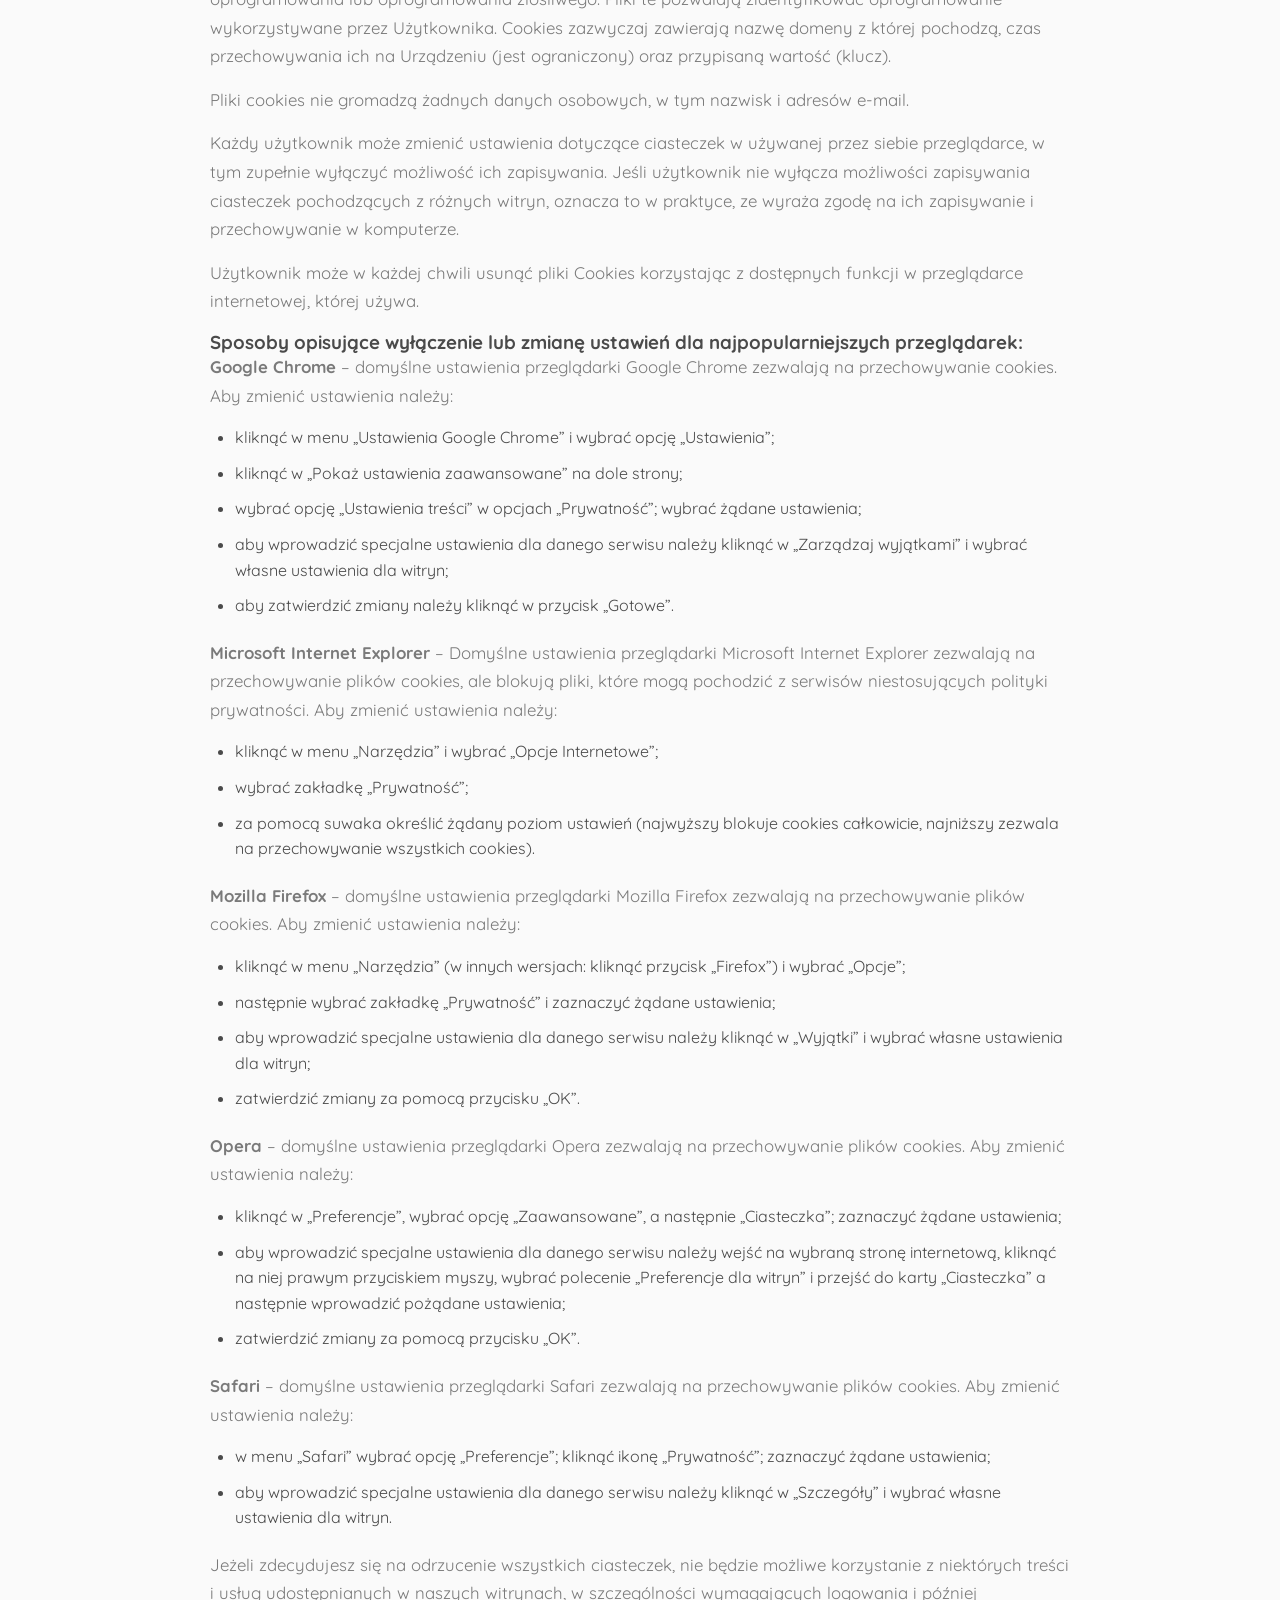
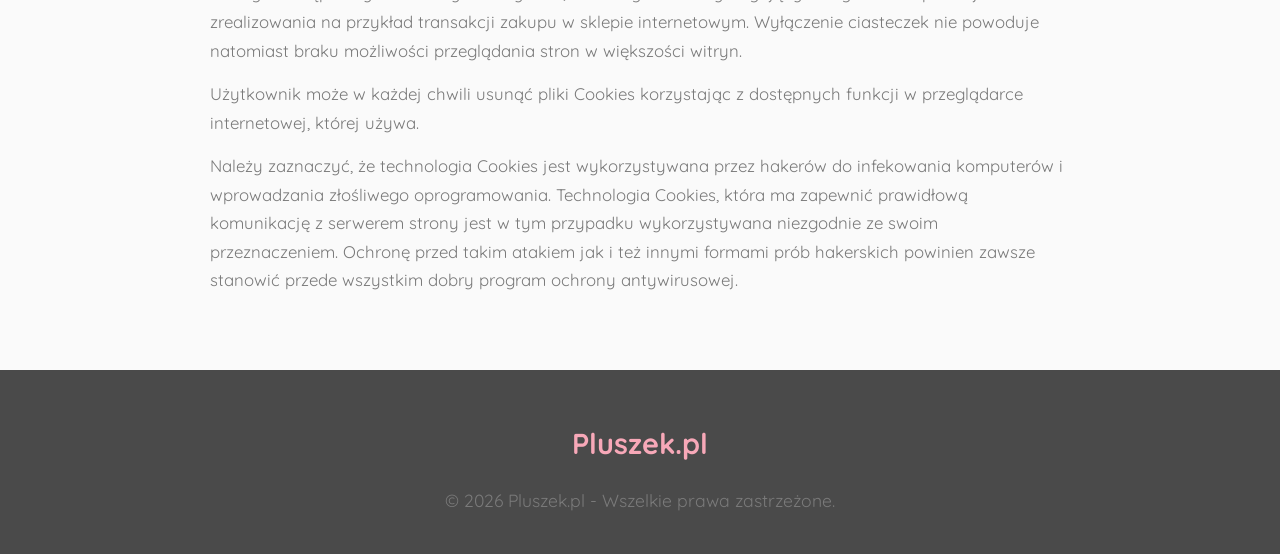
<file: polityka-cookies.html>
<!DOCTYPE html>
<html lang="pl">
<head>
    <meta charset="UTF-8">
    <meta name="viewport" content="width=device-width, initial-scale=1.0">
    <title>Polityka Cookies | Pluszek.pl</title>
    <link rel="preconnect" href="https://fonts.googleapis.com">
    <link rel="preconnect" href="https://fonts.gstatic.com" crossorigin>
    <link href="https://fonts.googleapis.com/css2?family=Quicksand:wght@300;400;500;600;700&display=swap" rel="stylesheet">
    <link rel="stylesheet" href="style.css">
    <style>
        .legal-content { padding: 120px 20px 60px; max-width: 900px; margin: 0 auto; }
        .legal-content h1 { margin-bottom: 30px; color: var(--primary-color); font-size: 2.5rem; }
        .legal-content h2 { margin-top: 40px; margin-bottom: 20px; color: var(--secondary-color); font-size: 1.8rem; }
        .legal-content p { margin-bottom: 15px; font-size: 1.05rem; line-height: 1.7; }
        .legal-content ul { margin-bottom: 20px; padding-left: 25px; }
        .legal-content li { margin-bottom: 10px; }
        .back-link { display: inline-block; margin-bottom: 30px; color: var(--primary-color); font-weight: 700; text-decoration: none; transition: 0.3s; }
        .back-link:hover { color: var(--secondary-color); transform: translateX(-5px); }
    </style>
</head>
<body>
    <nav id="navbar">
        <div class="container nav-container">
            <div class="logo">
                <a href="index.html">
                    <img src="image/logo.webp" width="149" height="182" alt="Pluszek Logo" class="nav-logo">
                </a>
            </div>
            <ul class="nav-links">
                <li><a href="index.html">Strona Główna</a></li>
            </ul>
        </div>
    </nav>

    <div class="container">
        <div class="legal-content">
            <a href="index.html" class="back-link">← Wróć do strony głównej</a>
            <h1>Polityka Cookies</h1>
            <p><strong>Polityka dotycząca wykorzystania cookies</strong></p>
            <p>Niniejsza Polityka określa zasady tworzenia, przechowywania i dostępu do informacji na urządzeniach Użytkownika za pomocą plików Cookies w celu zrealizowania drogą elektroniczną usług żądanych przez Użytkownika.</p>
            
            <h2>I. POSTANOWIENIA OGÓLNE</h2>
            <ul>
                <li>Administrator w celu świadczenia usług drogą elektroniczną tworzy i przechowuje tymczasowe pliki i uzyskuje dostęp do wybranych informacji w urządzeniach Użytkownika.</li>
                <li><strong>Cookies</strong> – oznacza dane binarne, najczęściej niewielkie pliki tekstowe, zapisywane i przechowywane na urządzeniach Użytkownika, które są wykorzystywane w językach programowania do sprawniejszej komunikacji serwisu internetowego i użytkownika.</li>
                <li>Pliki Cookies tworzone na urządzeniach użytkownika mogą pochodzić zarówno z systemu Administratora (t.zw. Cookies własne) jak i też z zewnętrznych programów nadzorujących komunikację w internecie (t.zw. Cookies zewnętrzne np. pochodzące z serwisów Google i innych).</li>
                <li>Użytkownik ma możliwość ograniczenia lub wyłączenia dostępu plików cookies do swojego Urządzenia. W przypadku skorzystania z tej opcji korzystanie z Serwisu będzie możliwe, poza funkcjami, które ze swojej natury wymagają plików cookies.</li>
            </ul>

            <h2>II. Cele stosowania cookies</h2>
            <p>Technologia Cookies jest dzisiaj „solą” internetu – w dobrym znaczeniu. Bez Cookies wiele stron staje się znacznie uboższe.</p>
            <p>Ciasteczka i podobne technologie używane są w witrynach internetowych w celu zapewnienia poprawnej transmisji danych pomiędzy połączonymi komputerami. Mają one bardzo szerokie zastosowanie , pomagają dostosować zawartość strony ustawień w komputerze odbiorcy, zapamiętują preferowany wygląd strony, np. ustawiony rozmiar czcionki, zapewniają wykonanie przez użytkownika kilku etapowych czynności (np. dodania artykułu, dokonania zakupu w sklepie internetowym). Ciasteczka mogą też być wykorzystywane do dopasowania wyświetlanych reklam do zainteresowań odwiedzających witryny. Można powiedzieć, że technologia „ciasteczek” jest niezbędna do prawidłowego wyświetlania stron interaktywnych.</p>
            <p>Oprócz ciasteczek wysyłanych ze strony z która się łączymy, pliki cookies mogą być wysyłane także z serwerów stron, do których się odwołują, np. Google, YouTube czy serwisy społecznościowe jak Facebook, Twitter i inne.</p>

            <h3>Najogólniej możemy podzielić Cookies na dwa typy plików:</h3>
            <ul>
                <li><strong>cookies sesyjne:</strong> są przechowywane na Urządzeniu Użytkownika i pozostają tam do momentu zakończenia sesji danej przeglądarki. Zapisane informacje są wówczas trwale usuwane z pamięci Urządzenia. Mechanizm cookies sesyjnych nie pozwala na pobieranie jakichkolwiek danych osobowych ani żadnych informacji poufnych z Urządzenia Użytkownika;</li>
                <li><strong>cookies trwałe:</strong> są przechowywane na Urządzeniu Użytkownika i pozostają tam do momentu ich skasowania. Zakończenie sesji danej przeglądarki lub wyłączenie Urządzenia nie powoduje ich usunięcia z Urządzenia Użytkownika. Mechanizm cookies trwałych nie pozwala na pobieranie jakichkolwiek danych osobowych ani żadnych informacji poufnych z Urządzenia Użytkownika.</li>
            </ul>

            <p>W normalnej sytuacji stosowane Cookies są bezpieczne dla użytkownika. Przy prawidłowym ich stosowaniu nie jest możliwe przedostanie się do Urządzeń Użytkowników wirusów lub innego niechcianego oprogramowania lub oprogramowania złośliwego. Pliki te pozwalają zidentyfikować oprogramowanie wykorzystywane przez Użytkownika. Cookies zazwyczaj zawierają nazwę domeny z której pochodzą, czas przechowywania ich na Urządzeniu (jest ograniczony) oraz przypisaną wartość (klucz).</p>
            <p>Pliki cookies nie gromadzą żadnych danych osobowych, w tym nazwisk i adresów e-mail.</p>
            <p>Każdy użytkownik może zmienić ustawienia dotyczące ciasteczek w używanej przez siebie przeglądarce, w tym zupełnie wyłączyć możliwość ich zapisywania. Jeśli użytkownik nie wyłącza możliwości zapisywania ciasteczek pochodzących z różnych witryn, oznacza to w praktyce, ze wyraża zgodę na ich zapisywanie i przechowywanie w komputerze.</p>
            <p>Użytkownik może w każdej chwili usunąć pliki Cookies korzystając z dostępnych funkcji w przeglądarce internetowej, której używa.</p>

            <h3>Sposoby opisujące wyłączenie lub zmianę ustawień dla najpopularniejszych przeglądarek:</h3>
            
            <p><strong>Google Chrome</strong> – domyślne ustawienia przeglądarki Google Chrome zezwalają na przechowywanie cookies. Aby zmienić ustawienia należy:</p>
            <ul>
                <li>kliknąć w menu „Ustawienia Google Chrome” i wybrać opcję „Ustawienia”;</li>
                <li>kliknąć w „Pokaż ustawienia zaawansowane” na dole strony;</li>
                <li>wybrać opcję „Ustawienia treści” w opcjach „Prywatność”; wybrać żądane ustawienia;</li>
                <li>aby wprowadzić specjalne ustawienia dla danego serwisu należy kliknąć w „Zarządzaj wyjątkami” i wybrać własne ustawienia dla witryn;</li>
                <li>aby zatwierdzić zmiany należy kliknąć w przycisk „Gotowe”.</li>
            </ul>

            <p><strong>Microsoft Internet Explorer</strong> – Domyślne ustawienia przeglądarki Microsoft Internet Explorer zezwalają na przechowywanie plików cookies, ale blokują pliki, które mogą pochodzić z serwisów niestosujących polityki prywatności. Aby zmienić ustawienia należy:</p>
            <ul>
                <li>kliknąć w menu „Narzędzia” i wybrać „Opcje Internetowe”;</li>
                <li>wybrać zakładkę „Prywatność”;</li>
                <li>za pomocą suwaka określić żądany poziom ustawień (najwyższy blokuje cookies całkowicie, najniższy zezwala na przechowywanie wszystkich cookies).</li>
            </ul>

            <p><strong>Mozilla Firefox</strong> – domyślne ustawienia przeglądarki Mozilla Firefox zezwalają na przechowywanie plików cookies. Aby zmienić ustawienia należy:</p>
            <ul>
                <li>kliknąć w menu „Narzędzia” (w innych wersjach: kliknąć przycisk „Firefox”) i wybrać „Opcje”;</li>
                <li>następnie wybrać zakładkę „Prywatność” i zaznaczyć żądane ustawienia;</li>
                <li>aby wprowadzić specjalne ustawienia dla danego serwisu należy kliknąć w „Wyjątki” i wybrać własne ustawienia dla witryn;</li>
                <li>zatwierdzić zmiany za pomocą przycisku „OK”.</li>
            </ul>

            <p><strong>Opera</strong> – domyślne ustawienia przeglądarki Opera zezwalają na przechowywanie plików cookies. Aby zmienić ustawienia należy:</p>
            <ul>
                <li>kliknąć w „Preferencje”, wybrać opcję „Zaawansowane”, a następnie „Ciasteczka”; zaznaczyć żądane ustawienia;</li>
                <li>aby wprowadzić specjalne ustawienia dla danego serwisu należy wejść na wybraną stronę internetową, kliknąć na niej prawym przyciskiem myszy, wybrać polecenie „Preferencje dla witryn” i przejść do karty „Ciasteczka” a następnie wprowadzić pożądane ustawienia;</li>
                <li>zatwierdzić zmiany za pomocą przycisku „OK”.</li>
            </ul>

            <p><strong>Safari</strong> – domyślne ustawienia przeglądarki Safari zezwalają na przechowywanie plików cookies. Aby zmienić ustawienia należy:</p>
            <ul>
                <li>w menu „Safari” wybrać opcję „Preferencje”; kliknąć ikonę „Prywatność”; zaznaczyć żądane ustawienia;</li>
                <li>aby wprowadzić specjalne ustawienia dla danego serwisu należy kliknąć w „Szczegóły” i wybrać własne ustawienia dla witryn.</li>
            </ul>

            <p>Jeżeli zdecydujesz się na odrzucenie wszystkich ciasteczek, nie będzie możliwe korzystanie z niektórych treści i usług udostępnianych w naszych witrynach, w szczególności wymagających logowania i później zrealizowania na przykład transakcji zakupu w sklepie internetowym. Wyłączenie ciasteczek nie powoduje natomiast braku możliwości przeglądania stron w większości witryn.</p>
            
            <p>Użytkownik może w każdej chwili usunąć pliki Cookies korzystając z dostępnych funkcji w przeglądarce internetowej, której używa.</p>
            
            <p>Należy zaznaczyć, że technologia Cookies jest wykorzystywana przez hakerów do infekowania komputerów i wprowadzania złośliwego oprogramowania. Technologia Cookies, która ma zapewnić prawidłową komunikację z serwerem strony jest w tym przypadku wykorzystywana niezgodnie ze swoim przeznaczeniem. Ochronę przed takim atakiem jak i też innymi formami prób hakerskich powinien zawsze stanowić przede wszystkim dobry program ochrony antywirusowej.</p>
        </div>
    </div>

    <footer>
        <div class="container footer-content">
            <div class="footer-logo">Pluszek.pl</div>
            <p>&copy; 2026 Pluszek.pl - Wszelkie prawa zastrzeżone.</p>
        </div>
    </footer>
</body>
</html>
</file>
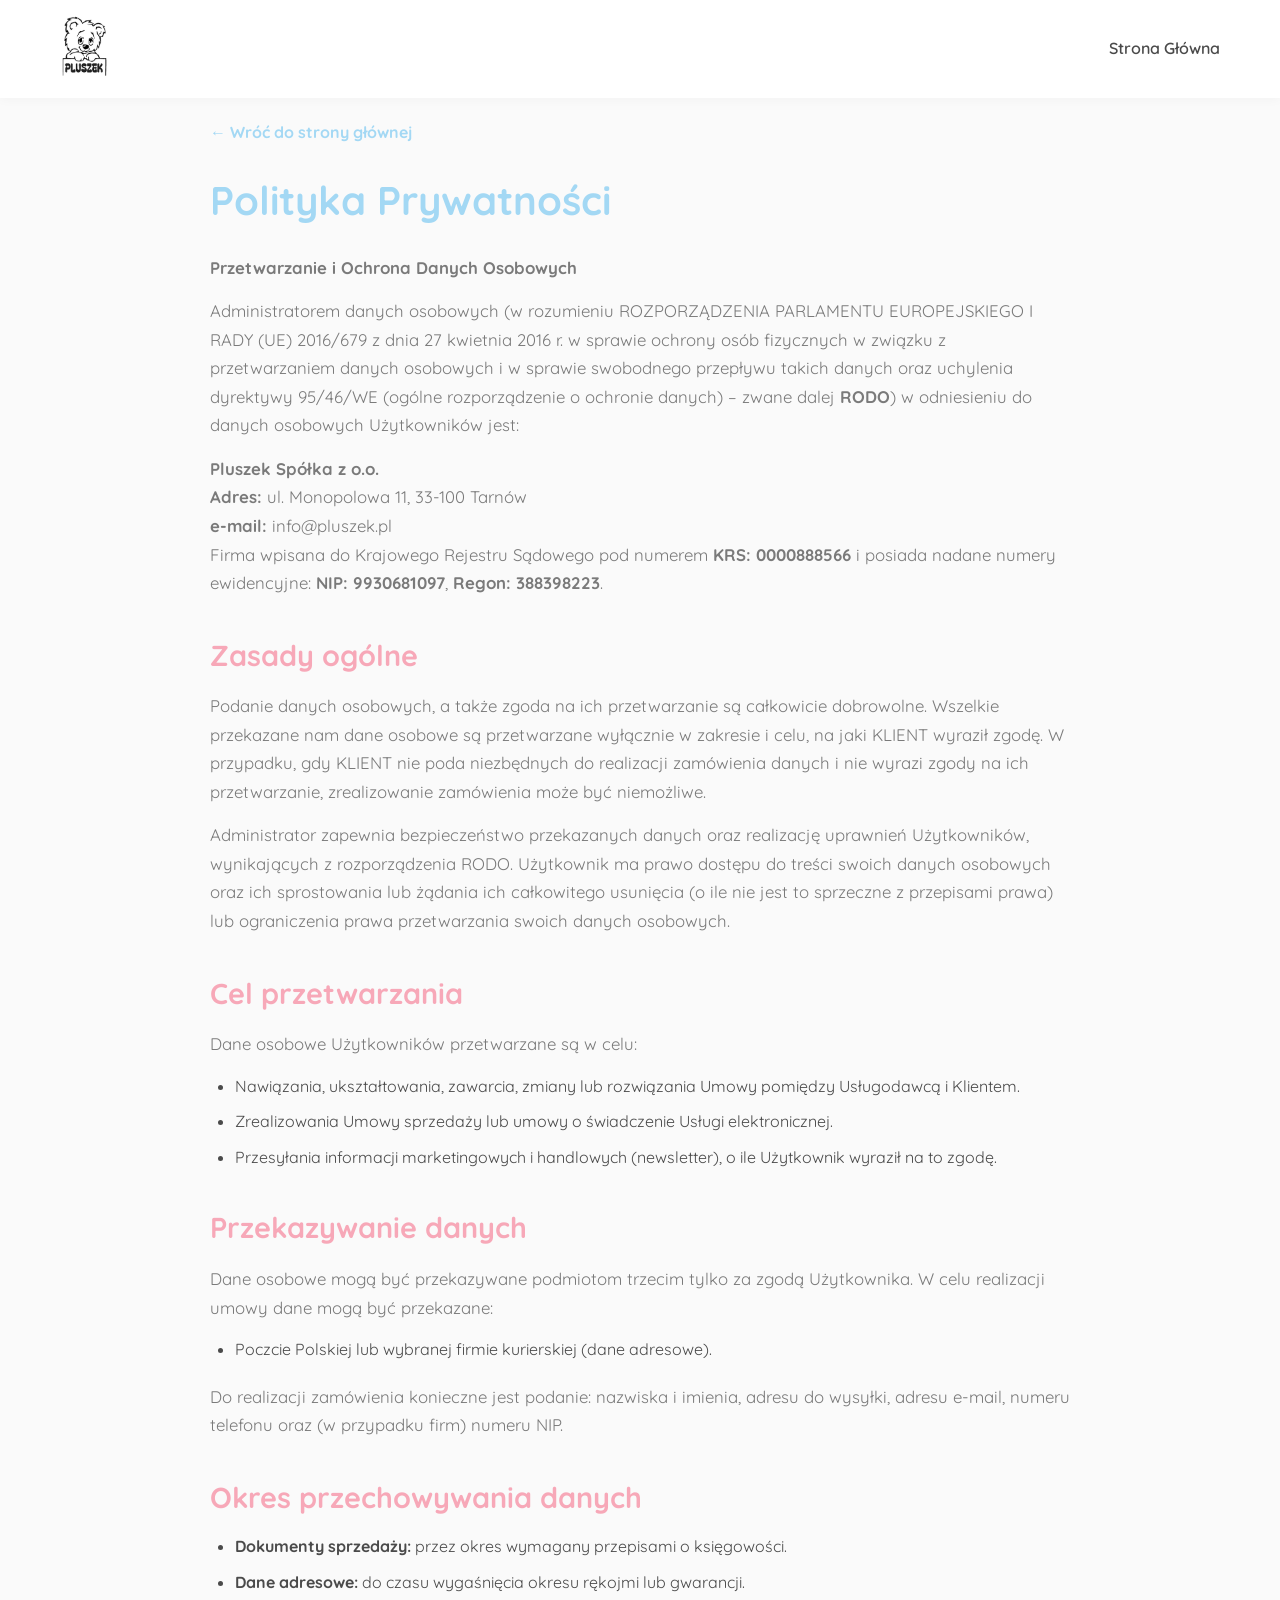
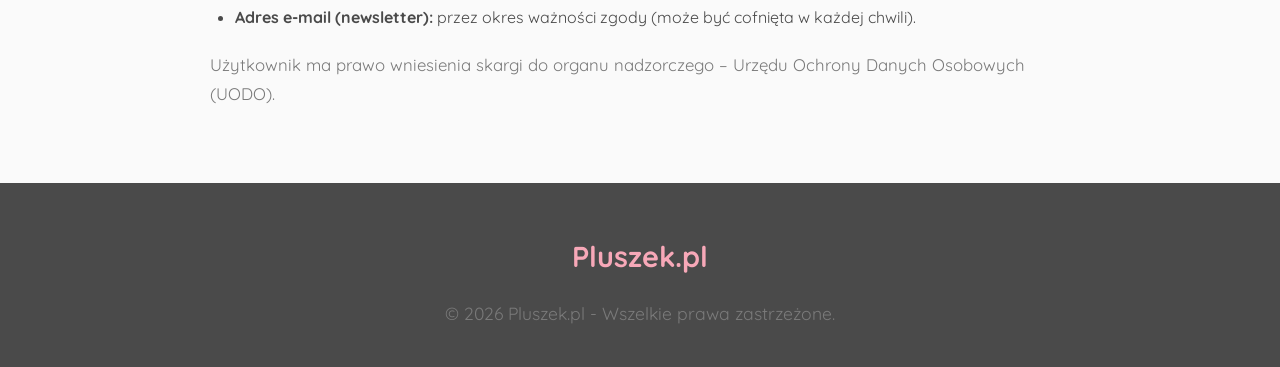
<file: polityka-prywatnosci.html>
<!DOCTYPE html>
<html lang="pl">

<head>
    <meta charset="UTF-8">
    <meta name="viewport" content="width=device-width, initial-scale=1.0">
    <title>Polityka Prywatności | Pluszek.pl</title>
    <link rel="preconnect" href="https://fonts.googleapis.com">
    <link rel="preconnect" href="https://fonts.gstatic.com" crossorigin>
    <link href="https://fonts.googleapis.com/css2?family=Quicksand:wght@300;400;500;600;700&display=swap"
        rel="stylesheet">
    <link rel="stylesheet" href="style.css">
    <style>
        .legal-content {
            padding: 120px 20px 60px;
            max-width: 900px;
            margin: 0 auto;
        }

        .legal-content h1 {
            margin-bottom: 30px;
            color: var(--primary-color);
            font-size: 2.5rem;
        }

        .legal-content h2 {
            margin-top: 40px;
            margin-bottom: 20px;
            color: var(--secondary-color);
            font-size: 1.8rem;
        }

        .legal-content h3 {
            margin-top: 30px;
            margin-bottom: 15px;
            color: var(--text-dark);
        }

        .legal-content p {
            margin-bottom: 15px;
            font-size: 1.05rem;
            line-height: 1.7;
        }

        .legal-content ul,
        .legal-content ol {
            margin-bottom: 20px;
            padding-left: 25px;
        }

        .legal-content li {
            margin-bottom: 10px;
        }

        .back-link {
            display: inline-block;
            margin-bottom: 30px;
            color: var(--primary-color);
            font-weight: 700;
            text-decoration: none;
            transition: 0.3s;
        }

        .back-link:hover {
            color: var(--secondary-color);
            transform: translateX(-5px);
        }
    </style>
</head>

<body>
    <nav id="navbar">
        <div class="container nav-container">
            <div class="logo">
                <a href="index.html">
                    <img src="image/logo.webp" width="149" height="182" alt="Pluszek Logo" class="nav-logo">
                </a>
            </div>
            <ul class="nav-links">
                <li><a href="index.html">Strona Główna</a></li>
            </ul>
        </div>
    </nav>

    <div class="container">
        <div class="legal-content">
            <a href="index.html" class="back-link">← Wróć do strony głównej</a>
            <h1>Polityka Prywatności</h1>
            <p><strong>Przetwarzanie i Ochrona Danych Osobowych</strong></p>
            <p>Administratorem danych osobowych (w rozumieniu ROZPORZĄDZENIA PARLAMENTU EUROPEJSKIEGO I RADY (UE)
                2016/679 z dnia 27 kwietnia 2016 r. w sprawie ochrony osób fizycznych w związku z przetwarzaniem danych
                osobowych i w sprawie swobodnego przepływu takich danych oraz uchylenia dyrektywy 95/46/WE (ogólne
                rozporządzenie o ochronie danych) – zwane dalej <strong>RODO</strong>) w odniesieniu do danych osobowych
                Użytkowników jest:</p>

            <p><strong>Pluszek Spółka z o.o.</strong><br>
                <strong>Adres:</strong> ul. Monopolowa 11, 33-100 Tarnów<br>
                <strong>e-mail:</strong> info@pluszek.pl<br>
                Firma wpisana do Krajowego Rejestru Sądowego pod numerem <strong>KRS: 0000888566</strong> i posiada
                nadane numery ewidencyjne: <strong>NIP: 9930681097</strong>, <strong>Regon: 388398223</strong>.
            </p>

            <h2>Zasady ogólne</h2>
            <p>Podanie danych osobowych, a także zgoda na ich przetwarzanie są całkowicie dobrowolne. Wszelkie
                przekazane nam dane osobowe są przetwarzane wyłącznie w zakresie i celu, na jaki KLIENT wyraził zgodę. W
                przypadku, gdy KLIENT nie poda niezbędnych do realizacji zamówienia danych i nie wyrazi zgody na ich
                przetwarzanie, zrealizowanie zamówienia może być niemożliwe.</p>
            <p>Administrator zapewnia bezpieczeństwo przekazanych danych oraz realizację uprawnień Użytkowników,
                wynikających z rozporządzenia RODO. Użytkownik ma prawo dostępu do treści swoich danych osobowych oraz
                ich sprostowania lub żądania ich całkowitego usunięcia (o ile nie jest to sprzeczne z przepisami prawa)
                lub ograniczenia prawa przetwarzania swoich danych osobowych.</p>

            <h2>Cel przetwarzania</h2>
            <p>Dane osobowe Użytkowników przetwarzane są w celu:</p>
            <ul>
                <li>Nawiązania, ukształtowania, zawarcia, zmiany lub rozwiązania Umowy pomiędzy Usługodawcą i Klientem.
                </li>
                <li>Zrealizowania Umowy sprzedaży lub umowy o świadczenie Usługi elektronicznej.</li>
                <li>Przesyłania informacji marketingowych i handlowych (newsletter), o ile Użytkownik wyraził na to
                    zgodę.</li>
            </ul>

            <h2>Przekazywanie danych</h2>
            <p>Dane osobowe mogą być przekazywane podmiotom trzecim tylko za zgodą Użytkownika. W celu realizacji umowy
                dane mogą być przekazane:</p>
            <ul>
                <li>Poczcie Polskiej lub wybranej firmie kurierskiej (dane adresowe).</li>
            </ul>
            <p>Do realizacji zamówienia konieczne jest podanie: nazwiska i imienia, adresu do wysyłki, adresu e-mail,
                numeru telefonu oraz (w przypadku firm) numeru NIP.</p>

            <h2>Okres przechowywania danych</h2>
            <ul>
                <li><strong>Dokumenty sprzedaży:</strong> przez okres wymagany przepisami o księgowości.</li>
                <li><strong>Dane adresowe:</strong> do czasu wygaśnięcia okresu rękojmi lub gwarancji.</li>
                <li><strong>Adres e-mail (newsletter):</strong> przez okres ważności zgody (może być cofnięta w każdej
                    chwili).</li>
            </ul>
            <p>Użytkownik ma prawo wniesienia skargi do organu nadzorczego – Urzędu Ochrony Danych Osobowych (UODO).</p>
        </div>
    </div>

    <footer>
        <div class="container footer-content">
            <div class="footer-logo">Pluszek.pl</div>
            <p>&copy; 2026 Pluszek.pl - Wszelkie prawa zastrzeżone.</p>
        </div>
    </footer>
</body>

</html>
</file>
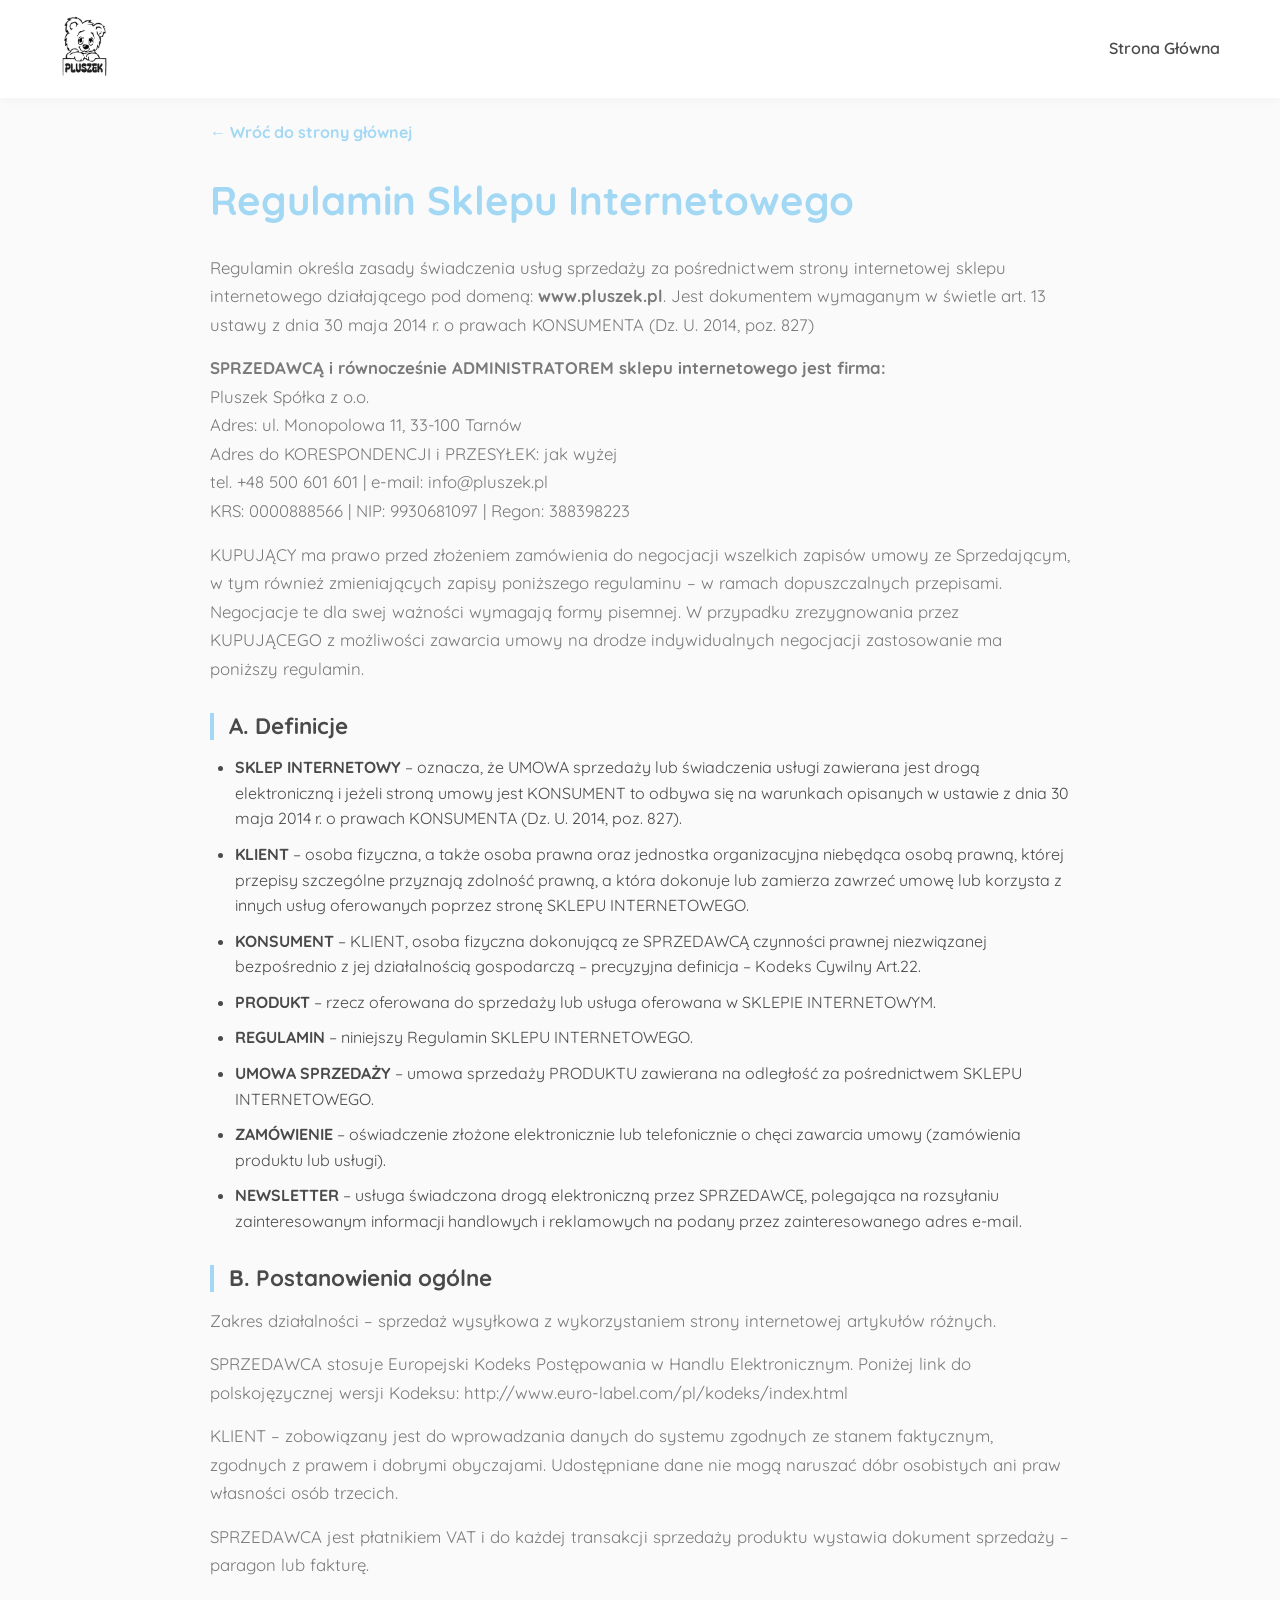
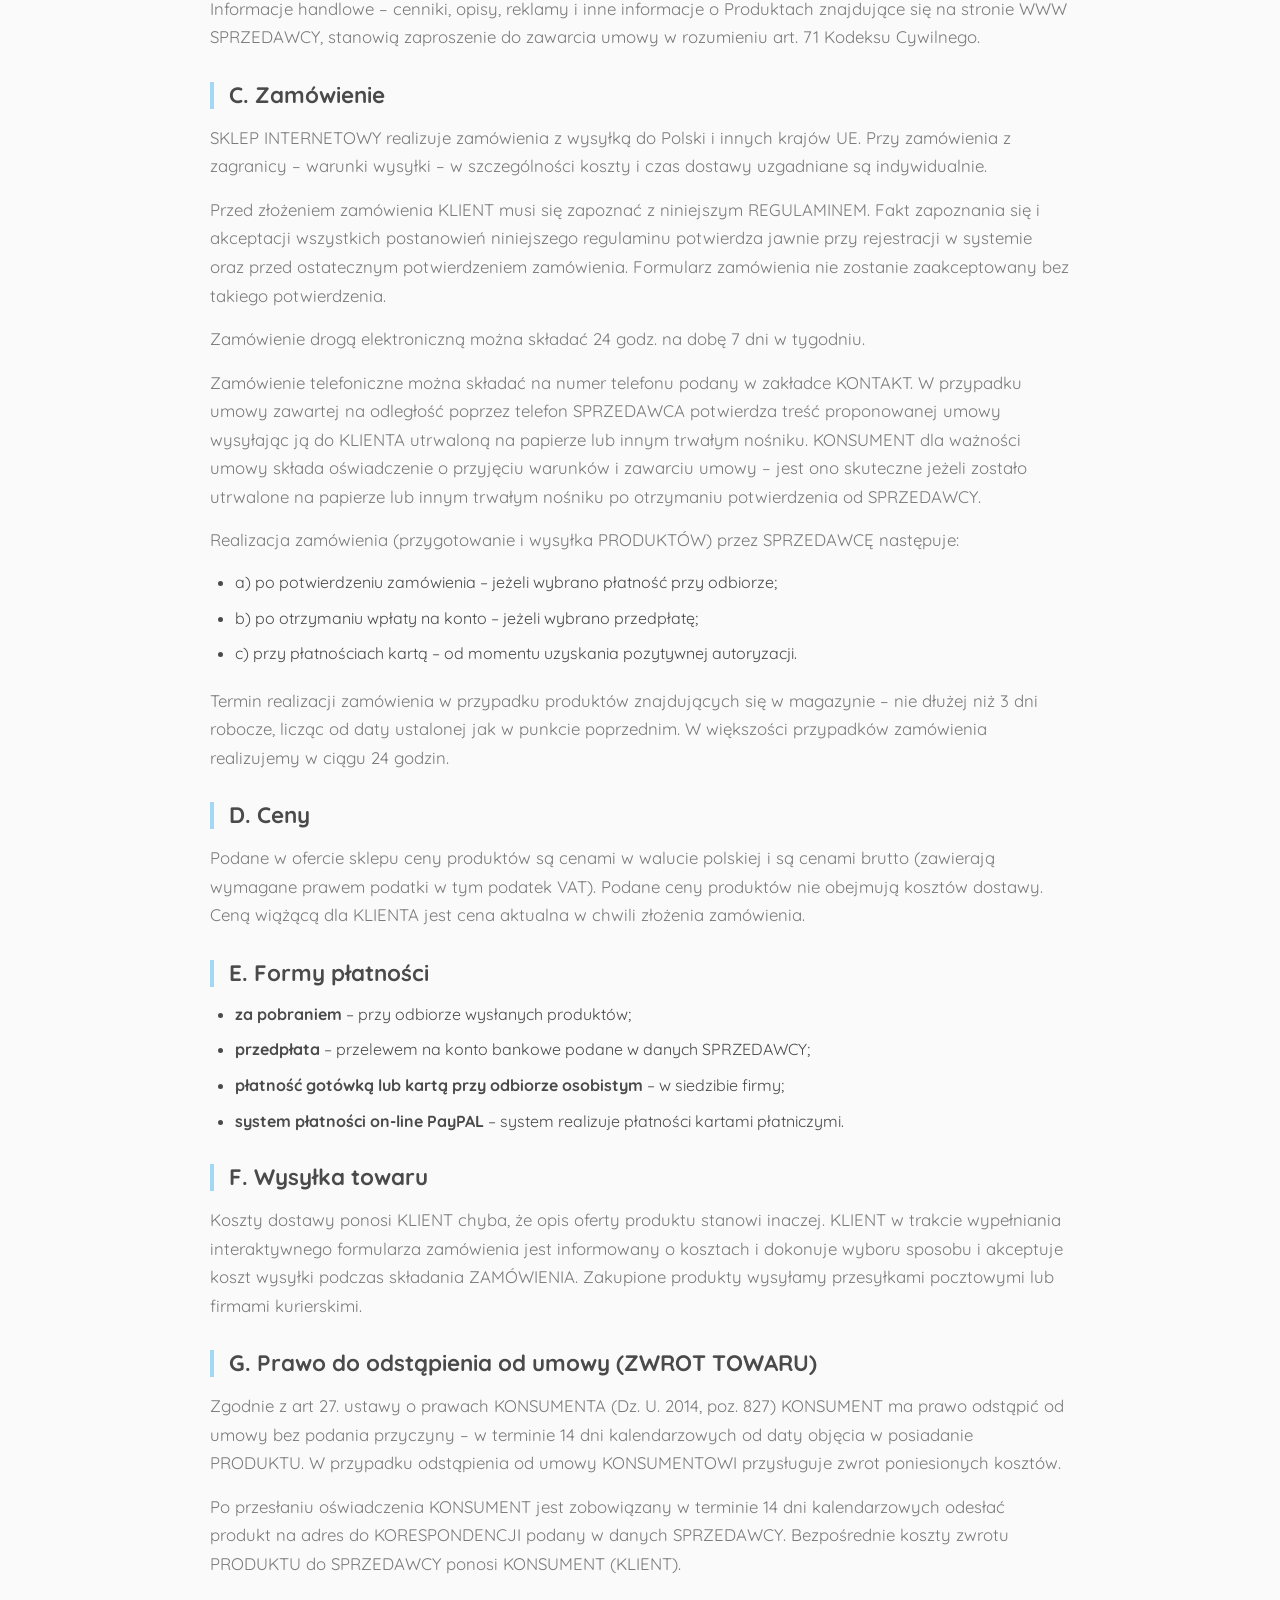
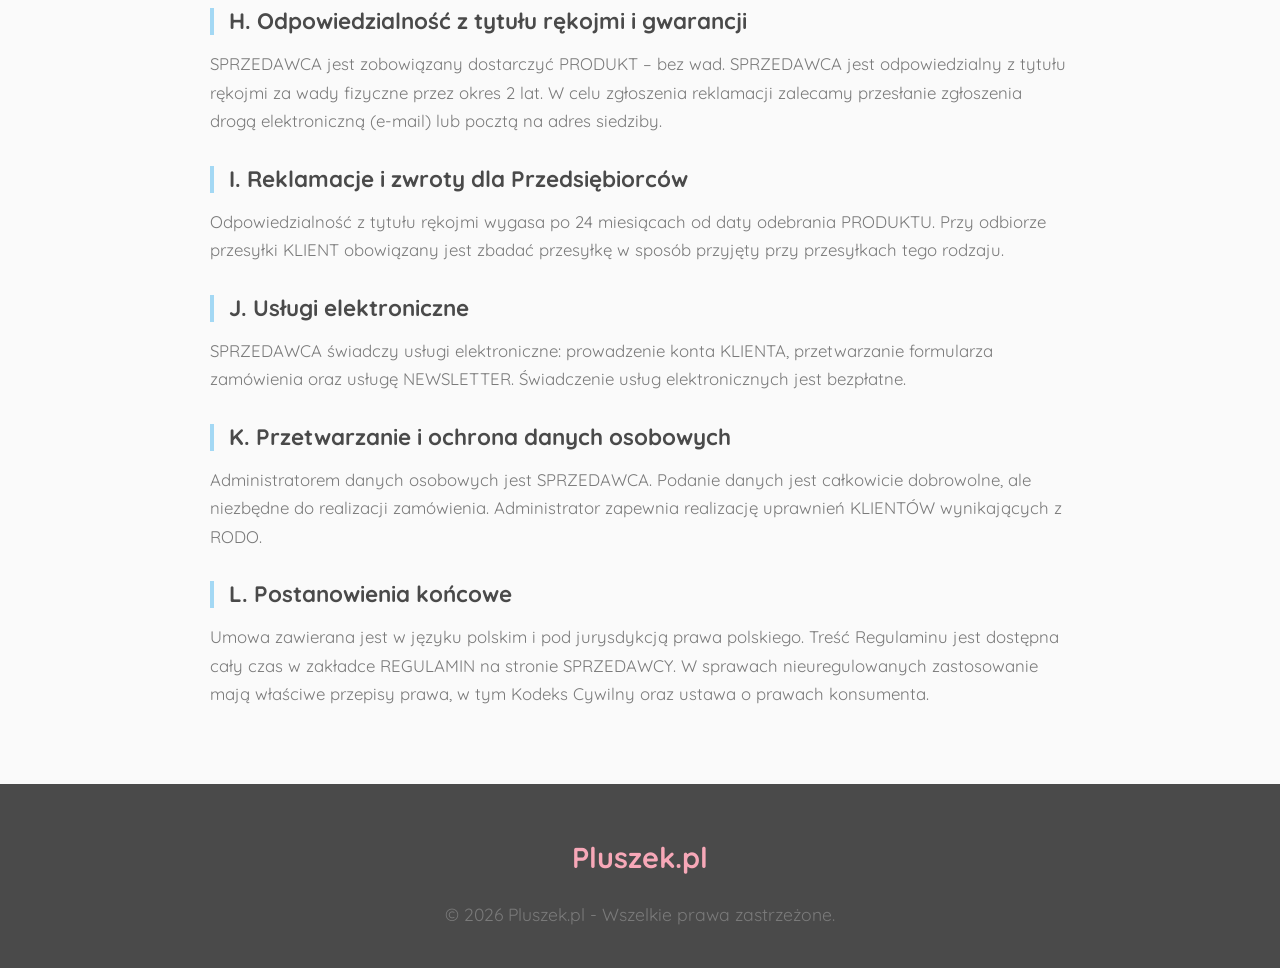
<file: regulamin.html>
<!DOCTYPE html>
<html lang="pl">
<head>
    <meta charset="UTF-8">
    <meta name="viewport" content="width=device-width, initial-scale=1.0">
    <title>Regulamin | Pluszek.pl</title>
    <link rel="preconnect" href="https://fonts.googleapis.com">
    <link rel="preconnect" href="https://fonts.gstatic.com" crossorigin>
    <link href="https://fonts.googleapis.com/css2?family=Quicksand:wght@300;400;500;600;700&display=swap" rel="stylesheet">
    <link rel="stylesheet" href="style.css">
    <style>
        .legal-content { padding: 120px 20px 60px; max-width: 900px; margin: 0 auto; }
        .legal-content h1 { margin-bottom: 30px; color: var(--primary-color); font-size: 2.5rem; }
        .legal-content h2 { margin-top: 40px; margin-bottom: 20px; color: var(--secondary-color); font-size: 1.8rem; }
        .legal-content h3 { margin-top: 30px; margin-bottom: 15px; color: var(--text-dark); font-size: 1.4rem; border-left: 4px solid var(--primary-color); padding-left: 15px; }
        .legal-content p { margin-bottom: 15px; font-size: 1.05rem; line-height: 1.7; }
        .legal-content ul, .legal-content ol { margin-bottom: 20px; padding-left: 25px; }
        .legal-content li { margin-bottom: 10px; }
        .back-link { display: inline-block; margin-bottom: 30px; color: var(--primary-color); font-weight: 700; text-decoration: none; transition: 0.3s; }
        .back-link:hover { color: var(--secondary-color); transform: translateX(-5px); }
    </style>
</head>
<body>
    <nav id="navbar">
        <div class="container nav-container">
            <div class="logo">
                <a href="index.html">
                    <img src="image/logo.webp" width="149" height="182" alt="Pluszek Logo" class="nav-logo">
                </a>
            </div>
            <ul class="nav-links">
                <li><a href="index.html">Strona Główna</a></li>
            </ul>
        </div>
    </nav>

    <div class="container">
        <div class="legal-content">
            <a href="index.html" class="back-link">← Wróć do strony głównej</a>
            <h1>Regulamin Sklepu Internetowego</h1>
            <p>Regulamin określa zasady świadczenia usług sprzedaży za pośrednictwem strony internetowej sklepu internetowego działającego pod domeną: <strong>www.pluszek.pl</strong>. Jest dokumentem wymaganym w świetle art. 13 ustawy z dnia 30 maja 2014 r. o prawach KONSUMENTA (Dz. U. 2014, poz. 827)</p>
            
            <p><strong>SPRZEDAWCĄ i równocześnie ADMINISTRATOREM sklepu internetowego jest firma:</strong><br>
            Pluszek Spółka z o.o.<br>
            Adres: ul. Monopolowa 11, 33-100 Tarnów<br>
            Adres do KORESPONDENCJI i PRZESYŁEK: jak wyżej<br>
            tel. +48 500 601 601 | e-mail: info@pluszek.pl<br>
            KRS: 0000888566 | NIP: 9930681097 | Regon: 388398223</p>

            <p>KUPUJĄCY ma prawo przed złożeniem zamówienia do negocjacji wszelkich zapisów umowy ze Sprzedającym, w tym również zmieniających zapisy poniższego regulaminu – w ramach dopuszczalnych przepisami. Negocjacje te dla swej ważności wymagają formy pisemnej. W przypadku zrezygnowania przez KUPUJĄCEGO z możliwości zawarcia umowy na drodze indywidualnych negocjacji zastosowanie ma poniższy regulamin.</p>

            <h3>A. Definicje</h3>
            <ul>
                <li><strong>SKLEP INTERNETOWY</strong> – oznacza, że UMOWA sprzedaży lub świadczenia usługi zawierana jest drogą elektroniczną i jeżeli stroną umowy jest KONSUMENT to odbywa się na warunkach opisanych w ustawie z dnia 30 maja 2014 r. o prawach KONSUMENTA (Dz. U. 2014, poz. 827).</li>
                <li><strong>KLIENT</strong> – osoba fizyczna, a także osoba prawna oraz jednostka organizacyjna niebędąca osobą prawną, której przepisy szczególne przyznają zdolność prawną, a która dokonuje lub zamierza zawrzeć umowę lub korzysta z innych usług oferowanych poprzez stronę SKLEPU INTERNETOWEGO.</li>
                <li><strong>KONSUMENT</strong> – KLIENT, osoba fizyczna dokonującą ze SPRZEDAWCĄ czynności prawnej niezwiązanej bezpośrednio z jej działalnością gospodarczą – precyzyjna definicja – Kodeks Cywilny Art.22.</li>
                <li><strong>PRODUKT</strong> – rzecz oferowana do sprzedaży lub usługa oferowana w SKLEPIE INTERNETOWYM.</li>
                <li><strong>REGULAMIN</strong> – niniejszy Regulamin SKLEPU INTERNETOWEGO.</li>
                <li><strong>UMOWA SPRZEDAŻY</strong> – umowa sprzedaży PRODUKTU zawierana na odległość za pośrednictwem SKLEPU INTERNETOWEGO.</li>
                <li><strong>ZAMÓWIENIE</strong> – oświadczenie złożone elektronicznie lub telefonicznie o chęci zawarcia umowy (zamówienia produktu lub usługi).</li>
                <li><strong>NEWSLETTER</strong> – usługa świadczona drogą elektroniczną przez SPRZEDAWCĘ, polegająca na rozsyłaniu zainteresowanym informacji handlowych i reklamowych na podany przez zainteresowanego adres e-mail.</li>
            </ul>

            <h3>B. Postanowienia ogólne</h3>
            <p>Zakres działalności – sprzedaż wysyłkowa z wykorzystaniem strony internetowej artykułów różnych.</p>
            <p>SPRZEDAWCA stosuje Europejski Kodeks Postępowania w Handlu Elektronicznym. Poniżej link do polskojęzycznej wersji Kodeksu: http://www.euro-label.com/pl/kodeks/index.html</p>
            <p>KLIENT – zobowiązany jest do wprowadzania danych do systemu zgodnych ze stanem faktycznym, zgodnych z prawem i dobrymi obyczajami. Udostępniane dane nie mogą naruszać dóbr osobistych ani praw własności osób trzecich.</p>
            <p>SPRZEDAWCA jest płatnikiem VAT i do każdej transakcji sprzedaży produktu wystawia dokument sprzedaży – paragon lub fakturę.</p>
            <p>Informacje handlowe – cenniki, opisy, reklamy i inne informacje o Produktach znajdujące się na stronie WWW SPRZEDAWCY, stanowią zaproszenie do zawarcia umowy w rozumieniu art. 71 Kodeksu Cywilnego.</p>

            <h3>C. Zamówienie</h3>
            <p>SKLEP INTERNETOWY realizuje zamówienia z wysyłką do Polski i innych krajów UE. Przy zamówienia z zagranicy – warunki wysyłki – w szczególności koszty i czas dostawy uzgadniane są indywidualnie.</p>
            <p>Przed złożeniem zamówienia KLIENT musi się zapoznać z niniejszym REGULAMINEM. Fakt zapoznania się i akceptacji wszystkich postanowień niniejszego regulaminu potwierdza jawnie przy rejestracji w systemie oraz przed ostatecznym potwierdzeniem zamówienia. Formularz zamówienia nie zostanie zaakceptowany bez takiego potwierdzenia.</p>
            <p>Zamówienie drogą elektroniczną można składać 24 godz. na dobę 7 dni w tygodniu.</p>
            <p>Zamówienie telefoniczne można składać na numer telefonu podany w zakładce KONTAKT. W przypadku umowy zawartej na odległość poprzez telefon SPRZEDAWCA potwierdza treść proponowanej umowy wysyłając ją do KLIENTA utrwaloną na papierze lub innym trwałym nośniku. KONSUMENT dla ważności umowy składa oświadczenie o przyjęciu warunków i zawarciu umowy – jest ono skuteczne jeżeli zostało utrwalone na papierze lub innym trwałym nośniku po otrzymaniu potwierdzenia od SPRZEDAWCY.</p>
            <p>Realizacja zamówienia (przygotowanie i wysyłka PRODUKTÓW) przez SPRZEDAWCĘ następuje:</p>
            <ul>
                <li>a) po potwierdzeniu zamówienia – jeżeli wybrano płatność przy odbiorze;</li>
                <li>b) po otrzymaniu wpłaty na konto – jeżeli wybrano przedpłatę;</li>
                <li>c) przy płatnościach kartą – od momentu uzyskania pozytywnej autoryzacji.</li>
            </ul>
            <p>Termin realizacji zamówienia w przypadku produktów znajdujących się w magazynie – nie dłużej niż 3 dni robocze, licząc od daty ustalonej jak w punkcie poprzednim. W większości przypadków zamówienia realizujemy w ciągu 24 godzin.</p>

            <h3>D. Ceny</h3>
            <p>Podane w ofercie sklepu ceny produktów są cenami w walucie polskiej i są cenami brutto (zawierają wymagane prawem podatki w tym podatek VAT). Podane ceny produktów nie obejmują kosztów dostawy. Ceną wiążącą dla KLIENTA jest cena aktualna w chwili złożenia zamówienia.</p>

            <h3>E. Formy płatności</h3>
            <ul>
                <li><strong>za pobraniem</strong> – przy odbiorze wysłanych produktów;</li>
                <li><strong>przedpłata</strong> – przelewem na konto bankowe podane w danych SPRZEDAWCY;</li>
                <li><strong>płatność gotówką lub kartą przy odbiorze osobistym</strong> – w siedzibie firmy;</li>
                <li><strong>system płatności on-line PayPAL</strong> – system realizuje płatności kartami płatniczymi.</li>
            </ul>

            <h3>F. Wysyłka towaru</h3>
            <p>Koszty dostawy ponosi KLIENT chyba, że opis oferty produktu stanowi inaczej. KLIENT w trakcie wypełniania interaktywnego formularza zamówienia jest informowany o kosztach i dokonuje wyboru sposobu i akceptuje koszt wysyłki podczas składania ZAMÓWIENIA. Zakupione produkty wysyłamy przesyłkami pocztowymi lub firmami kurierskimi.</p>

            <h3>G. Prawo do odstąpienia od umowy (ZWROT TOWARU)</h3>
            <p>Zgodnie z art 27. ustawy o prawach KONSUMENTA (Dz. U. 2014, poz. 827) KONSUMENT ma prawo odstąpić od umowy bez podania przyczyny – w terminie 14 dni kalendarzowych od daty objęcia w posiadanie PRODUKTU. W przypadku odstąpienia od umowy KONSUMENTOWI przysługuje zwrot poniesionych kosztów.</p>
            <p>Po przesłaniu oświadczenia KONSUMENT jest zobowiązany w terminie 14 dni kalendarzowych odesłać produkt na adres do KORESPONDENCJI podany w danych SPRZEDAWCY. Bezpośrednie koszty zwrotu PRODUKTU do SPRZEDAWCY ponosi KONSUMENT (KLIENT).</p>

            <h3>H. Odpowiedzialność z tytułu rękojmi i gwarancji</h3>
            <p>SPRZEDAWCA jest zobowiązany dostarczyć PRODUKT – bez wad. SPRZEDAWCA jest odpowiedzialny z tytułu rękojmi za wady fizyczne przez okres 2 lat. W celu zgłoszenia reklamacji zalecamy przesłanie zgłoszenia drogą elektroniczną (e-mail) lub pocztą na adres siedziby.</p>

            <h3>I. Reklamacje i zwroty dla Przedsiębiorców</h3>
            <p>Odpowiedzialność z tytułu rękojmi wygasa po 24 miesiącach od daty odebrania PRODUKTU. Przy odbiorze przesyłki KLIENT obowiązany jest zbadać przesyłkę w sposób przyjęty przy przesyłkach tego rodzaju.</p>

            <h3>J. Usługi elektroniczne</h3>
            <p>SPRZEDAWCA świadczy usługi elektroniczne: prowadzenie konta KLIENTA, przetwarzanie formularza zamówienia oraz usługę NEWSLETTER. Świadczenie usług elektronicznych jest bezpłatne.</p>

            <h3>K. Przetwarzanie i ochrona danych osobowych</h3>
            <p>Administratorem danych osobowych jest SPRZEDAWCA. Podanie danych jest całkowicie dobrowolne, ale niezbędne do realizacji zamówienia. Administrator zapewnia realizację uprawnień KLIENTÓW wynikających z RODO.</p>

            <h3>L. Postanowienia końcowe</h3>
            <p>Umowa zawierana jest w języku polskim i pod jurysdykcją prawa polskiego. Treść Regulaminu jest dostępna cały czas w zakładce REGULAMIN na stronie SPRZEDAWCY. W sprawach nieuregulowanych zastosowanie mają właściwe przepisy prawa, w tym Kodeks Cywilny oraz ustawa o prawach konsumenta.</p>
        </div>
    </div>

    <footer>
        <div class="container footer-content">
            <div class="footer-logo">Pluszek.pl</div>
            <p>&copy; 2026 Pluszek.pl - Wszelkie prawa zastrzeżone.</p>
        </div>
    </footer>
</body>
</html>
</file>
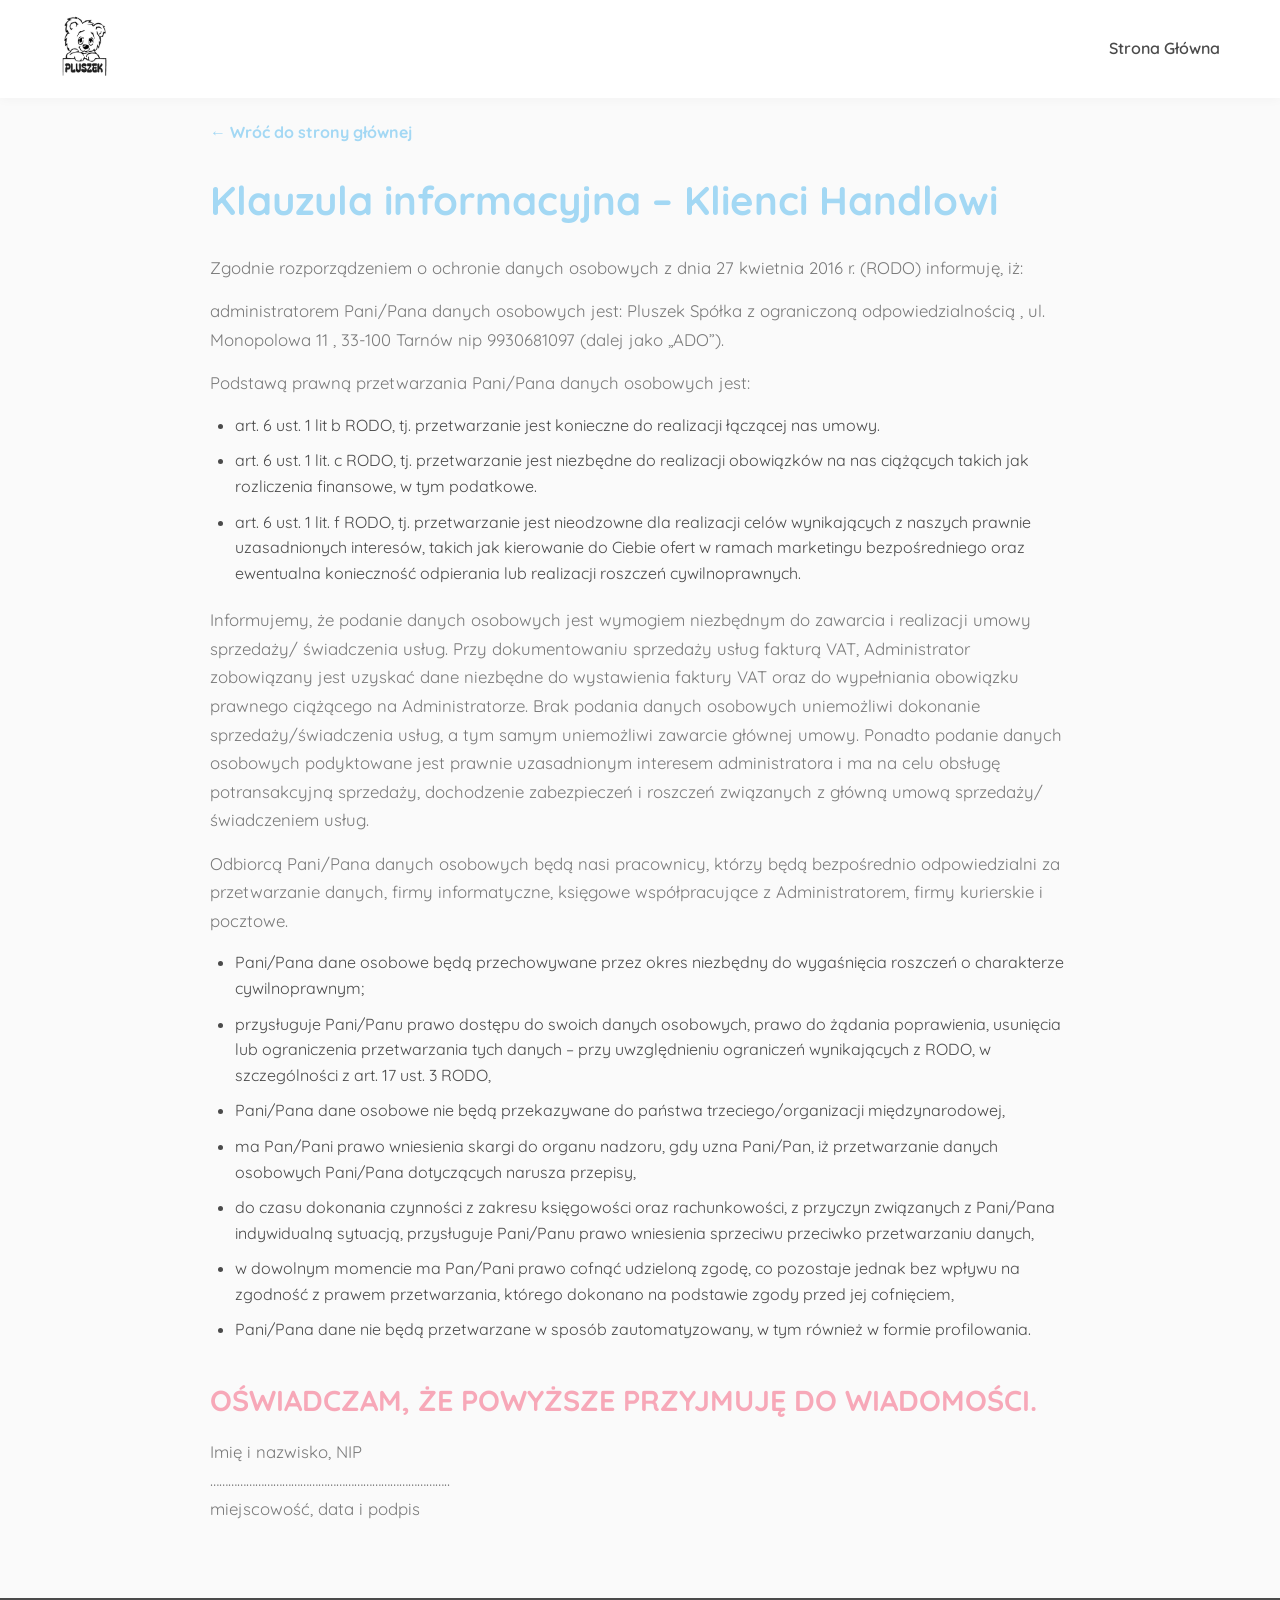
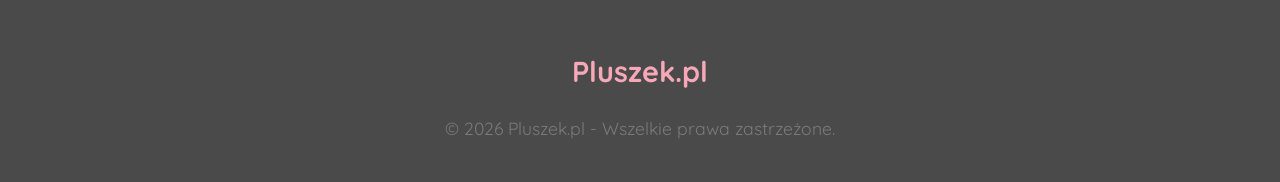
<file: rodo.html>
<!DOCTYPE html>
<html lang="pl">
<head>
    <meta charset="UTF-8">
    <meta name="viewport" content="width=device-width, initial-scale=1.0">
    <title>RODO | Pluszek.pl</title>
    <link rel="preconnect" href="https://fonts.googleapis.com">
    <link rel="preconnect" href="https://fonts.gstatic.com" crossorigin>
    <link href="https://fonts.googleapis.com/css2?family=Quicksand:wght@300;400;500;600;700&display=swap" rel="stylesheet">
    <link rel="stylesheet" href="style.css">
    <style>
        .legal-content { padding: 120px 20px 60px; max-width: 900px; margin: 0 auto; }
        .legal-content h1 { margin-bottom: 30px; color: var(--primary-color); font-size: 2.5rem; }
        .legal-content h2 { margin-top: 40px; margin-bottom: 20px; color: var(--secondary-color); font-size: 1.8rem; }
        .legal-content p { margin-bottom: 15px; font-size: 1.05rem; line-height: 1.7; }
        .legal-content ul { margin-bottom: 20px; padding-left: 25px; }
        .legal-content li { margin-bottom: 10px; }
        .back-link { display: inline-block; margin-bottom: 30px; color: var(--primary-color); font-weight: 700; text-decoration: none; transition: 0.3s; }
        .back-link:hover { color: var(--secondary-color); transform: translateX(-5px); }
    </style>
</head>
<body>
    <nav id="navbar">
        <div class="container nav-container">
            <div class="logo">
                <a href="index.html">
                    <img src="image/logo.webp" width="149" height="182" alt="Pluszek Logo" class="nav-logo">
                </a>
            </div>
            <ul class="nav-links">
                <li><a href="index.html">Strona Główna</a></li>
            </ul>
        </div>
    </nav>

    <div class="container">
        <div class="legal-content">
            <a href="index.html" class="back-link">← Wróć do strony głównej</a>
            <h1>Klauzula informacyjna – Klienci Handlowi</h1>
            <p>Zgodnie rozporządzeniem o ochronie danych osobowych z dnia 27 kwietnia 2016 r. (RODO) informuję, iż:</p>
            
            <p>administratorem Pani/Pana danych osobowych jest: Pluszek Spółka z ograniczoną
            odpowiedzialnością , ul. Monopolowa 11 , 33-100 Tarnów nip 9930681097 (dalej jako „ADO”).</p>

            <p>Podstawą prawną przetwarzania Pani/Pana danych osobowych jest:</p>
            <ul>
                <li>art. 6 ust. 1 lit b RODO, tj. przetwarzanie jest konieczne do realizacji łączącej nas umowy.</li>
                <li>art. 6 ust. 1 lit. c RODO, tj. przetwarzanie jest niezbędne do realizacji obowiązków na nas ciążących takich jak rozliczenia finansowe, w tym podatkowe.</li>
                <li>art. 6 ust. 1 lit. f RODO, tj. przetwarzanie jest nieodzowne dla realizacji celów wynikających z naszych prawnie uzasadnionych interesów, takich jak kierowanie do Ciebie ofert w ramach marketingu bezpośredniego oraz ewentualna konieczność odpierania lub realizacji roszczeń cywilnoprawnych.</li>
            </ul>

            <p>Informujemy, że podanie danych osobowych jest wymogiem niezbędnym do zawarcia i
            realizacji umowy sprzedaży/ świadczenia usług. Przy dokumentowaniu sprzedaży usług fakturą VAT,
            Administrator zobowiązany jest uzyskać dane niezbędne do wystawienia faktury VAT oraz do wypełniania
            obowiązku prawnego ciążącego na Administratorze. Brak podania danych osobowych uniemożliwi
            dokonanie sprzedaży/świadczenia usług, a tym samym uniemożliwi zawarcie głównej umowy. Ponadto
            podanie danych osobowych podyktowane jest prawnie uzasadnionym interesem administratora i ma na celu
            obsługę potransakcyjną sprzedaży, dochodzenie zabezpieczeń i roszczeń związanych z główną umową
            sprzedaży/ świadczeniem usług.</p>

            <p>Odbiorcą Pani/Pana danych osobowych będą nasi pracownicy, którzy będą bezpośrednio
            odpowiedzialni za przetwarzanie danych, firmy informatyczne, księgowe współpracujące z
            Administratorem, firmy kurierskie i pocztowe.</p>
            
            <ul>
                <li>Pani/Pana dane osobowe będą przechowywane przez okres niezbędny do wygaśnięcia roszczeń o charakterze cywilnoprawnym;</li>
                <li>przysługuje Pani/Panu prawo dostępu do swoich danych osobowych, prawo do żądania
                poprawienia, usunięcia lub ograniczenia przetwarzania tych danych – przy uwzględnieniu ograniczeń
                wynikających z RODO, w szczególności z art. 17 ust. 3 RODO,</li>
                <li>Pani/Pana dane osobowe nie będą przekazywane do państwa trzeciego/organizacji międzynarodowej,</li>
                <li>ma Pan/Pani prawo wniesienia skargi do organu nadzoru, gdy uzna Pani/Pan, iż przetwarzanie danych osobowych Pani/Pana dotyczących narusza przepisy,</li>
                <li>do czasu dokonania czynności z zakresu księgowości oraz rachunkowości, z przyczyn związanych z Pani/Pana indywidualną sytuacją, przysługuje Pani/Panu prawo wniesienia sprzeciwu przeciwko przetwarzaniu danych,</li>
                <li>w dowolnym momencie ma Pan/Pani prawo cofnąć udzieloną zgodę, co pozostaje jednak bez wpływu na zgodność z prawem przetwarzania, którego dokonano na podstawie zgody przed jej cofnięciem,</li>
                <li>Pani/Pana dane nie będą przetwarzane w sposób zautomatyzowany, w tym również w formie profilowania.</li>
            </ul>

            <h2 style="margin-top: 40px;">OŚWIADCZAM, ŻE POWYŻSZE PRZYJMUJĘ DO WIADOMOŚCI.</h2>
            <p>Imię i nazwisko, NIP<br>
            ……………………………………………………………………..<br>
            miejscowość, data i podpis</p>
        </div>
    </div>

    <footer>
        <div class="container footer-content">
            <div class="footer-logo">Pluszek.pl</div>
            <p>&copy; 2026 Pluszek.pl - Wszelkie prawa zastrzeżone.</p>
        </div>
    </footer>
</body>
</html>
</file>
<file: style.css>
/* Zmienne CSS dla pastelowego, miękkiego wyglądu */
:root {
    --primary-color: #A3D8F4; /* Baby Blue */
    --secondary-color: #F7A8B8; /* Soft Pink */
    --accent-color: #FFF2CC; /* Creamy Yellow */
    --text-dark: #4A4A4A; /* Soft Gray for text */
    --text-light: #7A7A7A;
    --bg-light: #FAFAFA;
    --bg-white: #FFFFFF;
    --shadow-soft: 0 10px 30px rgba(0, 0, 0, 0.05);
    --shadow-hover: 0 15px 40px rgba(0, 0, 0, 0.08);
    --border-radius: 20px;
    --transition: all 0.3s ease;
}

* {
    margin: 0;
    padding: 0;
    box-sizing: border-box;
}

html {
    scroll-behavior: smooth;
    font-family: 'Quicksand', sans-serif;
    color: var(--text-dark);
}

body {
    background-color: var(--bg-light);
    line-height: 1.6;
    overflow-x: hidden;
}

/* Typography */
h1, h2, h3 {
    font-weight: 700;
    color: var(--text-dark);
    line-height: 1.2;
}

h2 span {
    color: var(--secondary-color);
}

p {
    font-size: 1.1rem;
    color: var(--text-light);
    margin-bottom: 20px;
}

a {
    text-decoration: none;
    color: inherit;
}

.container {
    max-width: 1200px;
    margin: 0 auto;
    padding: 0 20px;
}

/* Przyciski */
.btn {
    display: inline-block;
    padding: 14px 30px;
    border-radius: 50px;
    font-weight: 600;
    font-size: 1.1rem;
    cursor: pointer;
    transition: var(--transition);
    border: none;
    text-align: center;
}

.btn-primary {
    background-color: var(--secondary-color);
    color: white;
    box-shadow: 0 8px 15px rgba(247, 168, 184, 0.3);
}

.btn-primary:hover {
    background-color: #E695A5;
    transform: translateY(-2px);
    box-shadow: 0 12px 20px rgba(247, 168, 184, 0.4);
}

.btn-secondary {
    background-color: var(--primary-color);
    color: white;
    box-shadow: 0 8px 15px rgba(163, 216, 244, 0.3);
}

.btn-secondary:hover {
    background-color: #8CC4E0;
    transform: translateY(-2px);
    box-shadow: 0 12px 20px rgba(163, 216, 244, 0.4);
}

/* Navigacja */
#navbar {
    position: fixed;
    top: 0;
    width: 100%;
    background: rgba(255, 255, 255, 0.95);
    backdrop-filter: blur(10px);
    z-index: 1000;
    padding: 15px 0;
    box-shadow: 0 2px 10px rgba(0,0,0,0.03);
    transition: var(--transition);
}

.nav-container {
    display: flex;
    justify-content: space-between;
    align-items: center;
}

.logo .logo-text {
    font-size: 1.8rem;
    font-weight: 700;
    color: var(--primary-color);
}

.nav-logo {
    max-height: 60.5px; /* Zwiększone o kolejne 10% z 55px */
    mix-blend-mode: multiply;
    height: auto;
    width: auto;
    transition: var(--transition);
}

.nav-links {
    display: flex;
    list-style: none;
}

.nav-links li {
    margin-left: 30px;
}

.nav-links a {
    font-weight: 600;
    color: var(--text-dark);
    transition: var(--transition);
    position: relative;
}

.nav-links a:hover {
    color: var(--secondary-color);
}

.nav-links a::after {
    content: '';
    position: absolute;
    width: 0;
    height: 2px;
    bottom: -5px;
    left: 0;
    background-color: var(--secondary-color);
    transition: var(--transition);
}

.nav-links a:hover::after {
    width: 100%;
}

.nav-phone {
    display: inline-flex;
    align-items: center;
    gap: 8px;
    margin-left: 30px;
    padding: 9px 18px;
    border-radius: 50px;
    background-color: var(--secondary-color);
    color: white;
    font-weight: 700;
    white-space: nowrap;
    box-shadow: 0 6px 12px rgba(247, 168, 184, 0.3);
    transition: var(--transition);
}

.nav-phone:hover {
    background-color: #E695A5;
    transform: translateY(-2px);
}

.nav-phone svg {
    flex-shrink: 0;
}

@media screen and (min-width: 769px) and (max-width: 1024px) {
    .nav-links li {
        margin-left: 20px;
    }

    .nav-phone {
        margin-left: 20px;
        padding: 10px;
    }

    .nav-phone span {
        display: none;
    }
}

.hamburger {
    display: none;
    cursor: pointer;
}

.hamburger div {
    width: 25px;
    height: 3px;
    background-color: var(--text-dark);
    margin: 5px;
    transition: var(--transition);
}

/* Hero Section */
#hero {
    padding-top: 120px;
    background: linear-gradient(135deg, rgba(247,168,184,0.1) 0%, rgba(163,216,244,0.1) 100%);
    position: relative;
    padding-bottom: 50px;
}

.hero-container {
    display: flex;
    align-items: center;
    justify-content: space-between;
    min-height: 70vh;
}

.hero-content {
    flex: 1;
    padding-right: 50px;
}

.hero-content h1 {
    font-size: 3.5rem;
    margin-bottom: 20px;
}

.hero-image {
    flex: 1;
    display: flex;
    justify-content: center;
    position: relative;
}

.image-wrapper {
    width: 100%;
    max-width: 500px;
    aspect-ratio: 4/5;
    background: #ffffff;
    border-radius: 40px;
    display: flex;
    align-items: center;
    justify-content: center;
    box-shadow: var(--shadow-soft);
    overflow: hidden;
    position: relative;
}

.image-wrapper img {
    width: 100%;
    height: 100%;
    object-fit: contain;
    border-radius: 40px;
}

.placeholder-text {
    color: var(--text-light);
    font-style: italic;
    font-size: 0.9rem;
    text-align: center;
    padding: 20px;
}

.wave-bottom, .wave-top {
    position: absolute;
    left: 0;
    width: 100%;
    line-height: 0;
}

.wave-bottom {
    bottom: -1px;
}

.wave-top {
    top: -1px;
}

/* Sekcja O nas */
#about {
    padding: 100px 0;
    background-color: var(--bg-white);
}

.about-container {
    display: flex;
    align-items: center;
    gap: 60px;
}

.about-image {
    flex: 1;
}

.about-text {
    flex: 1;
}

.about-text h2 {
    font-size: 2.8rem;
    margin-bottom: 30px;
}

.features {
    display: grid;
    grid-template-columns: 1fr 1fr;
    gap: 30px;
    margin-top: 40px;
}

.about-text, .about-image {
    min-width: 0;
}

@media screen and (max-width: 560px) {
    .features {
        grid-template-columns: 1fr;
        gap: 20px;
    }
}

.feature {
    background: var(--bg-light);
    padding: 25px;
    border-radius: var(--border-radius);
    transition: var(--transition);
}

.feature:hover {
    transform: translateY(-5px);
    box-shadow: var(--shadow-soft);
}

.feature .icon {
    font-size: 2.5rem;
    margin-bottom: 15px;
}

.feature h3 {
    font-size: 1.2rem;
    margin-bottom: 10px;
}

/* Sekcja Oferta */
#offer {
    padding: 100px 0;
    background-color: var(--bg-light);
    text-align: center;
}

.section-title {
    font-size: 2.8rem;
    margin-bottom: 15px;
}

.section-subtitle {
    max-width: 700px;
    margin: 0 auto 50px auto;
}

.offer-grid {
    display: grid;
    grid-template-columns: repeat(auto-fit, minmax(320px, 1fr));
    gap: 40px;
}

.offer-card {
    background: var(--bg-white);
    border-radius: var(--border-radius);
    overflow: hidden;
    box-shadow: var(--shadow-soft);
    transition: var(--transition);
    text-align: left;
}

.offer-card:hover {
    transform: translateY(-10px);
    box-shadow: var(--shadow-hover);
}

.card-img {
    width: 100%;
    height: 300px;
    background: #ffffff;
    display: flex;
    align-items: center;
    justify-content: center;
}

.card-img img {
    width: 100%;
    height: 100%;
    object-fit: contain;
}

.card-content {
    padding: 30px;
}

.card-content h3 {
    font-size: 1.4rem;
    margin-bottom: 15px;
}

/* Oferta / Formularz */
#order {
    padding: 100px 0;
    background-color: var(--bg-white);
    text-align: center;
}

.promo-grid {
    display: grid;
    grid-template-columns: repeat(3, minmax(0, 1fr));
    gap: 32px;
    margin-top: 40px;
    text-align: left;
}

.promo-card {
    min-height: 480px;
    padding: 22px;
    border-radius: var(--border-radius);
    overflow: hidden;
    display: flex;
    flex-direction: column;
    gap: 16px;
    color: white;
    background-image: linear-gradient(180deg, rgba(38, 40, 58, 0.30) 0%, rgba(38, 40, 58, 0.82) 62%), url('image/wkladkap.webp');
    background-size: cover;
    background-position: center;
    box-shadow: 0 15px 40px rgba(0, 0, 0, 0.10);
    transition: var(--transition);
}

.promo-card:hover {
    transform: translateY(-6px);
    box-shadow: 0 20px 45px rgba(0, 0, 0, 0.16);
}

.promo-card__top {
    display: flex;
    align-items: center;
    justify-content: space-between;
    flex-wrap: wrap;
    gap: 8px;
}

.promo-chip,
.promo-badge {
    padding: 5px 11px;
    border-radius: 50px;
    font-size: 0.75rem;
    font-weight: 700;
    white-space: nowrap;
}

.promo-chip {
    background: var(--primary-color);
    color: var(--text-dark);
}

.promo-card--maxi .promo-chip {
    background: var(--accent-color);
}

.promo-card--mix .promo-chip {
    background: var(--secondary-color);
}

.promo-badge {
    background: #E695A5;
    color: white;
}

.promo-card__body {
    flex-grow: 1;
    display: flex;
    flex-direction: column;
    justify-content: flex-end;
    gap: 8px;
}

.promo-card h3 {
    color: white;
    font-size: 2rem;
    line-height: 1.15;
}

.promo-card p {
    margin: 0;
}

.promo-qty {
    font-size: 1.06rem;
    font-weight: 600;
    color: white;
}

.promo-gift {
    display: flex;
    align-items: center;
    gap: 8px;
    font-size: 0.95rem;
    font-weight: 700;
    color: #FFD6DF;
}

.promo-gift svg {
    flex-shrink: 0;
}

.promo-meta {
    font-size: 0.875rem;
    color: #E6E6EE;
}

.promo-panel {
    background: white;
    border-radius: 16px;
    padding: 16px 18px 18px;
    display: flex;
    flex-direction: column;
    gap: 12px;
    color: var(--text-dark);
}

.promo-price-row {
    display: flex;
    flex-wrap: wrap;
    align-items: flex-end;
    justify-content: space-between;
    gap: 4px 8px;
}

.promo-price {
    display: flex;
    flex-direction: column;
}

.promo-price__label,
.promo-unit {
    font-size: 0.8125rem;
    color: var(--text-light);
}

.promo-price .price {
    font-size: 2rem;
    font-weight: 700;
    line-height: 1.1;
    color: var(--text-dark);
    white-space: nowrap;
}

.promo-unit {
    padding-bottom: 5px;
    white-space: nowrap;
}

.promo-unit--mix {
    display: flex;
    flex-direction: column;
    align-items: flex-end;
    line-height: 1.4;
}

.btn.kup-btn {
    width: 100%;
    background-color: #E695A5;
    color: white;
    border-radius: 50px;
    padding: 13px 20px;
    font-family: inherit;
    font-size: 1.06rem;
    font-weight: 600;
    box-shadow: 0 8px 15px rgba(247, 168, 184, 0.3);
}

.btn.kup-btn:hover {
    background-color: #D97C8F;
    transform: translateY(-2px);
}

@media screen and (max-width: 1100px) {
    .promo-grid {
        grid-template-columns: repeat(2, minmax(0, 1fr));
        gap: 24px;
    }
}

@media screen and (max-width: 640px) {
    .promo-grid {
        grid-template-columns: 1fr;
    }

    .promo-card {
        min-height: 420px;
    }

    .promo-card h3 {
        font-size: 1.75rem;
    }

}

.order-container, .order-form-container {
    max-width: 800px;
    margin: 0 auto;
    background: var(--bg-light);
    border-radius: var(--border-radius);
    padding: 50px;
    text-align: left;
}

.form-group {
    margin-bottom: 25px;
}

.form-group label {
    display: block;
    margin-bottom: 8px;
    font-weight: 600;
    color: var(--text-dark);
}

.form-group input[type="text"],
.form-group input[type="email"],
.form-group textarea {
    width: 100%;
    padding: 15px;
    border: 1px solid #E0E0E0;
    border-radius: 10px;
    font-family: inherit;
    font-size: 1rem;
    background: var(--bg-white);
    transition: var(--transition);
}

.form-group input:focus,
.form-group textarea:focus {
    outline: none;
    border-color: var(--primary-color);
    box-shadow: 0 0 0 3px rgba(163, 216, 244, 0.2);
}

.radio-group {
    display: flex;
    flex-direction: column;
    gap: 15px;
}

.radio-label {
    display: flex;
    align-items: center;
    cursor: pointer;
    font-weight: 500;
    background: var(--bg-white);
    padding: 15px 20px;
    border-radius: 10px;
    border: 1px solid #E0E0E0;
    transition: var(--transition);
}

.radio-label:hover {
    border-color: var(--primary-color);
}

.radio-label input[type="radio"] {
    display: none;
}

.custom-radio {
    width: 20px;
    height: 20px;
    border: 2px solid var(--text-light);
    border-radius: 50%;
    margin-right: 15px;
    position: relative;
}

.radio-label input[type="radio"]:checked + .custom-radio {
    border-color: var(--primary-color);
}

.radio-label input[type="radio"]:checked + .custom-radio::after {
    content: '';
    position: absolute;
    top: 50%;
    left: 50%;
    transform: translate(-50%, -50%);
    width: 10px;
    height: 10px;
    background: var(--primary-color);
    border-radius: 50%;
}

.form-note {
    margin-top: 15px;
    font-size: 0.85rem;
    text-align: center;
}

/* Modal */
.modal {
    display: none;
    position: fixed;
    z-index: 2000;
    left: 0;
    top: 0;
    width: 100%;
    height: 100%;
    overflow: auto;
    background-color: rgba(0,0,0,0.6);
    backdrop-filter: blur(5px);
}

.modal-content {
    background-color: #fefefe;
    margin: 10% auto;
    padding: 40px;
    border-radius: var(--border-radius);
    width: 90%;
    max-width: 600px;
    position: relative;
    box-shadow: 0 5px 30px rgba(0,0,0,0.3);
}

.close-btn {
    position: absolute;
    top: 20px;
    right: 25px;
    color: #aaa;
    font-size: 28px;
    font-weight: bold;
    cursor: pointer;
}

.close-btn:hover,
.close-btn:focus {
    color: black;
    text-decoration: none;
    cursor: pointer;
}

/* Współpraca */
#collaboration {
    padding: 150px 0 100px 0;
    background-color: var(--primary-color);
    color: var(--text-dark);
    position: relative;
    text-align: center;
}

#collaboration h2, 
#collaboration h2 span,
#collaboration p {
    color: var(--text-dark);
}

.collab-content {
    max-width: 800px;
    margin: 0 auto;
}

.collab-content ul {
    list-style: none;
    margin: 40px 0;
    display: flex;
    flex-wrap: wrap;
    justify-content: center;
    gap: 20px;
}

.collab-content ul li {
    background: rgba(255,255,255,0.2);
    padding: 10px 20px;
    border-radius: 30px;
    font-weight: 600;
}

/* Kontakt */
#contact {
    padding: 100px 0;
    background-color: var(--bg-white);
}

.contact-container {
    display: flex;
    gap: 60px;
}

.contact-info, .contact-form {
    flex: 1;
}

.info-item {
    display: flex;
    align-items: center;
    margin-bottom: 20px;
}

.info-icon {
    font-size: 2rem;
    margin-right: 20px;
}

.contact-form form {
    display: flex;
    flex-direction: column;
    gap: 20px;
}

.contact-form input, .contact-form textarea {
    padding: 15px;
    border: 1px solid #E0E0E0;
    border-radius: 10px;
    font-family: inherit;
    font-size: 1rem;
}

/* Footer */
footer {
    background-color: var(--text-dark);
    color: white;
    padding: 50px 0 20px 0;
    text-align: center;
}

.footer-content {
    display: flex;
    flex-direction: column;
    align-items: center;
    gap: 20px;
}

.footer-logo {
    font-size: 1.8rem;
    font-weight: 700;
    color: var(--secondary-color);
}

.footer-links a {
    color: #ccc;
    margin: 0 10px;
    font-size: 0.9rem;
}

.footer-links a:hover {
    color: white;
}

/* Responsive Design */
@media screen and (max-width: 968px) {
    .hero-container, .about-container, .contact-container {
        flex-direction: column;
        text-align: center;
    }
    
    .hero-content {
        padding-right: 0;
        margin-bottom: 50px;
    }

    .hero-content h1 {
        font-size: 2.8rem;
    }

    .offer-grid {
        grid-template-columns: repeat(2, 1fr);
    }
}

@media screen and (max-width: 768px) {
    body {
        overflow-x: hidden;
    }
    
    .nav-links {
        position: absolute;
        right: -100%;
        top: 70px;
        background: rgba(255, 255, 255, 0.98);
        flex-direction: column;
        align-items: center;
        width: 100%;
        height: calc(100vh - 70px);
        transition: right 0.5s ease-in;
        box-shadow: var(--shadow-soft);
    }

    .nav-links.nav-active {
        right: 0;
    }

    .nav-links li {
        margin: 30px 0;
    }

    .hamburger {
        display: block;
    }

    .nav-phone {
        margin-left: auto;
        margin-right: 10px;
        padding: 8px 14px;
        font-size: 0.95rem;
    }

    .hamburger.toggle .line1 {
        transform: rotate(-45deg) translate(-5px, 6px);
    }

    .hamburger.toggle .line2 {
        opacity: 0;
    }

    .hamburger.toggle .line3 {
        transform: rotate(45deg) translate(-5px, -6px);
    }

    .offer-grid {
        grid-template-columns: 1fr;
    }
    
    .order-container {
        padding: 30px 20px;
    }
}
/* Poprawka dla klikalnych numerów i maili */
.info-item p a {
    color: inherit;
    text-decoration: none;
    transition: var(--transition);
}

.info-item p a:hover {
    color: var(--secondary-color);
}

/* Upewnienie się, że obrazy w ofercie są zawsze wyśrodkowane */
.card-img img {
    max-width: 100%;
    max-height: 100%;
}
</file>
